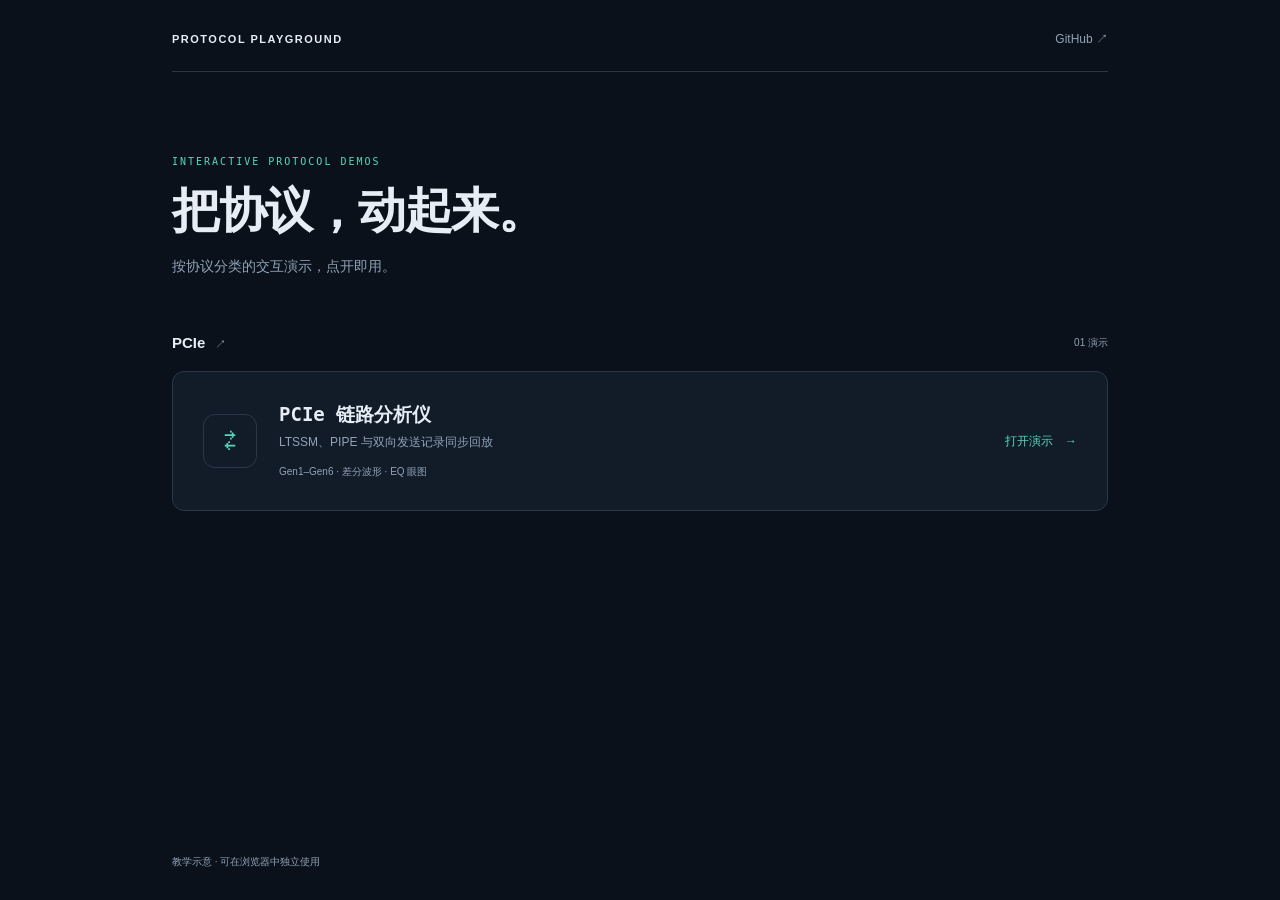
<file: site/index.html>
<!doctype html>
<html lang="zh-CN">
<head>
  <meta charset="utf-8">
  <meta name="viewport" content="width=device-width, initial-scale=1">
  <meta name="description" content="按协议分类的交互演示，直接在浏览器中体验。">
  <title>Protocol Playground</title>
  <link rel="stylesheet" href="./assets/site.css">
  <link rel="icon" href="data:image/svg+xml,%3Csvg xmlns='http://www.w3.org/2000/svg' viewBox='0 0 32 32'%3E%3Crect width='32' height='32' rx='7' fill='%230b111a'/%3E%3Cpath d='M5 9h8v14h6V9h8' fill='none' stroke='%2358d6bd' stroke-width='2'/%3E%3C/svg%3E">
</head>
<body>
  <main>
    <header>
      <a class="brand" href="./">PROTOCOL PLAYGROUND</a>
      <a class="repo" href="https://github.com/TechYan/protocol_playground">GitHub ↗</a>
    </header>
    <section class="intro">
      <p class="eyebrow">INTERACTIVE PROTOCOL DEMOS</p>
      <h1>把协议，动起来。</h1>
      <p class="description">按协议分类的交互演示，点开即用。</p>
    </section>
    <section aria-labelledby="pcie-heading">
      <div class="section-title"><h2 id="pcie-heading"><a href="./pcie/">PCIe <span>↗</span></a></h2><span class="count">01 演示</span></div>
      <a class="demo" href="./pcie/ltssm/">
        <span class="demo-icon" aria-hidden="true">⇄</span>
        <span class="demo-copy"><strong>PCIe 链路分析仪</strong><span>LTSSM、PIPE 与双向发送记录同步回放</span><span class="tags">Gen1–Gen6 · 差分波形 · EQ 眼图</span></span>
        <span class="open">打开演示 <span aria-hidden="true">→</span></span>
      </a>
    </section>
    <footer>教学示意 · 可在浏览器中独立使用</footer>
  </main>
</body>
</html>
</file>
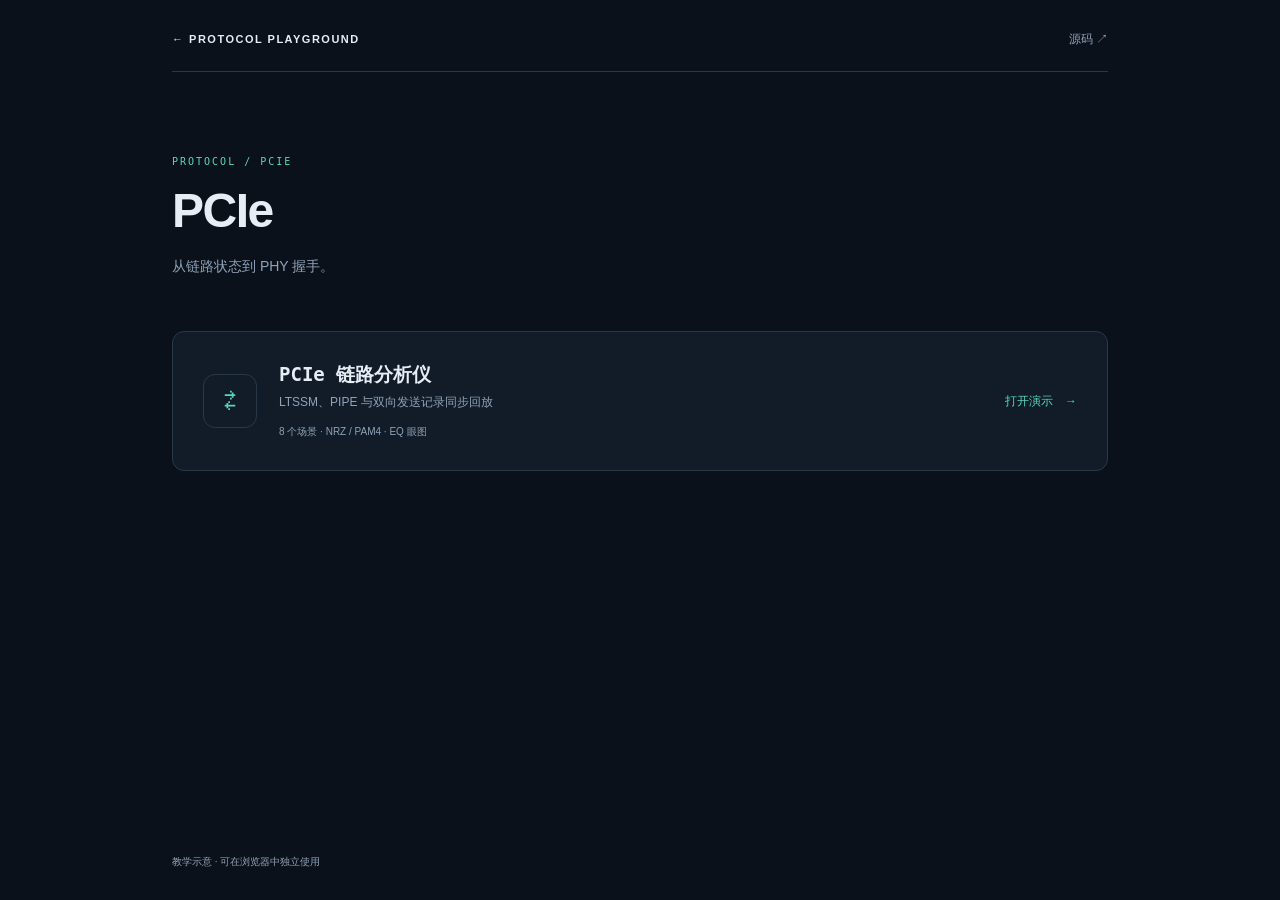
<file: site/pcie/index.html>
<!doctype html>
<html lang="zh-CN">
<head>
  <meta charset="utf-8">
  <meta name="viewport" content="width=device-width, initial-scale=1">
  <meta name="description" content="PCIe 协议交互演示。">
  <title>PCIe · Protocol Playground</title>
  <link rel="stylesheet" href="../assets/site.css">
  <link rel="icon" href="data:image/svg+xml,%3Csvg xmlns='http://www.w3.org/2000/svg' viewBox='0 0 32 32'%3E%3Crect width='32' height='32' rx='7' fill='%230b111a'/%3E%3Cpath d='M5 9h8v14h6V9h8' fill='none' stroke='%2358d6bd' stroke-width='2'/%3E%3C/svg%3E">
</head>
<body>
  <main>
    <header><a class="brand" href="../">← PROTOCOL PLAYGROUND</a><a class="repo" href="https://github.com/TechYan/protocol_playground/tree/main/site/pcie">源码 ↗</a></header>
    <section class="intro">
      <p class="eyebrow">PROTOCOL / PCIE</p>
      <h1>PCIe</h1>
      <p class="description">从链路状态到 PHY 握手。</p>
    </section>
    <section aria-label="PCIe 演示">
      <a class="demo" href="./ltssm/">
        <span class="demo-icon" aria-hidden="true">⇄</span>
        <span class="demo-copy"><strong>PCIe 链路分析仪</strong><span>LTSSM、PIPE 与双向发送记录同步回放</span><span class="tags">8 个场景 · NRZ / PAM4 · EQ 眼图</span></span>
        <span class="open">打开演示 <span aria-hidden="true">→</span></span>
      </a>
    </section>
    <footer>教学示意 · 可在浏览器中独立使用</footer>
  </main>
</body>
</html>
</file>
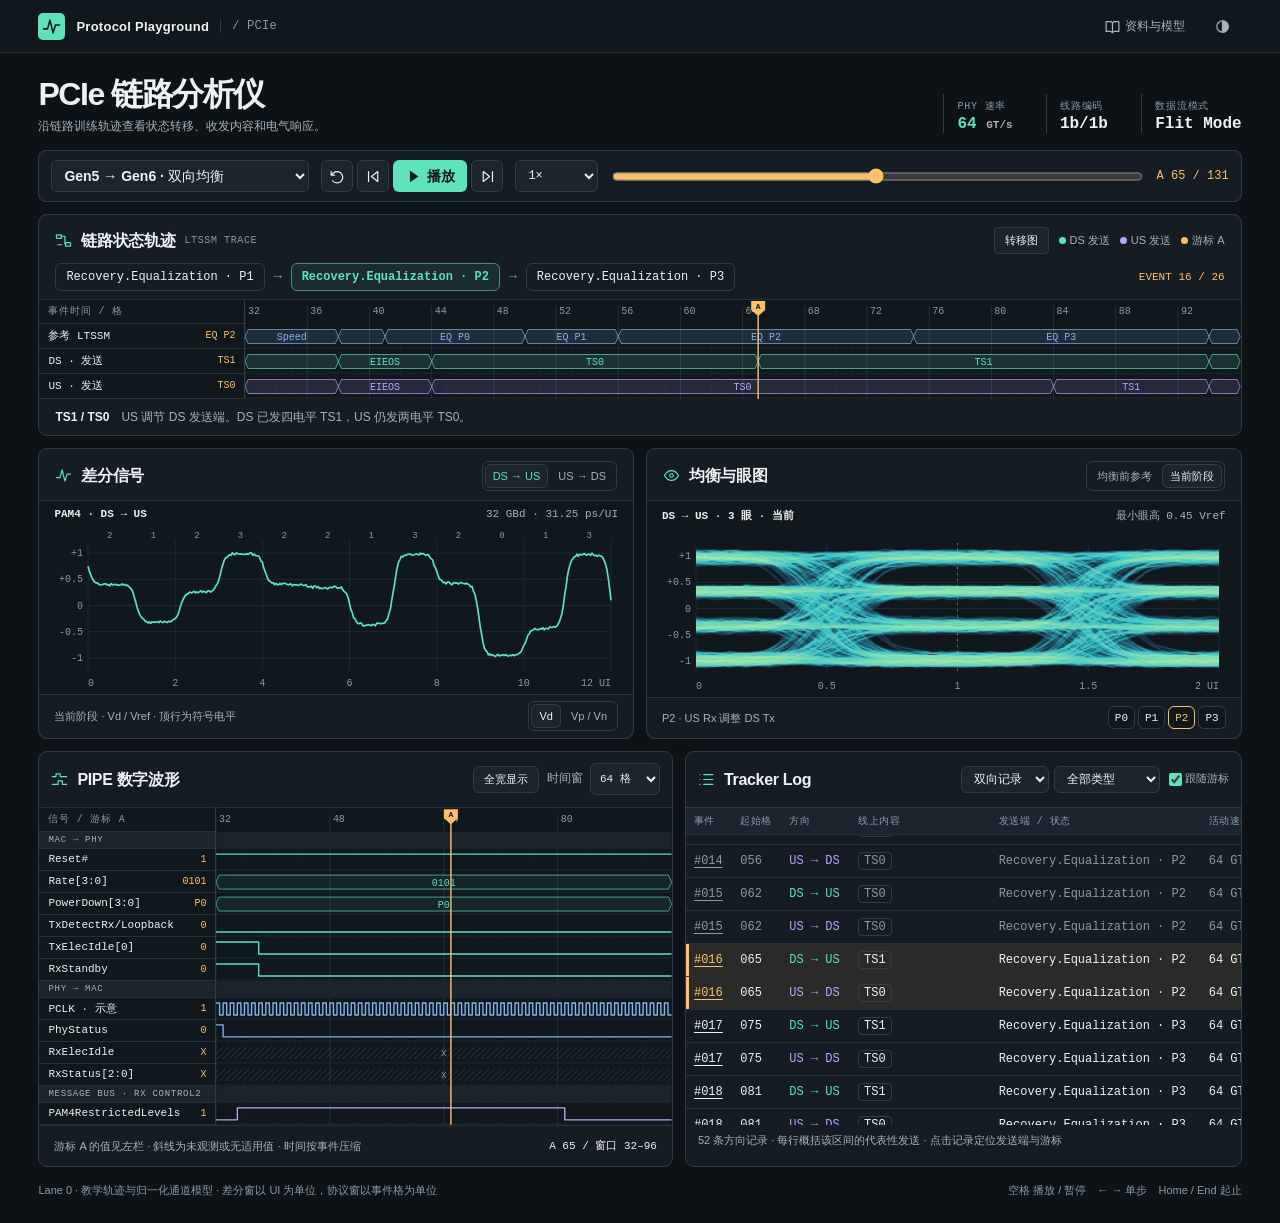
<file: site/pcie/ltssm/index.html>
<!doctype html>
<html lang="zh-CN" data-theme="dark">
  <head>
    <meta charset="utf-8" />
    <meta name="viewport" content="width=device-width,initial-scale=1" />
    <meta
      name="description"
      content="沿同一游标检查 PCIe 链路训练、PIPE 握手、差分波形、眼图及双向发送记录。"
    />
    <meta name="color-scheme" content="dark light" />
    <title>PCIe 链路分析仪 · Protocol Playground</title>
    <link
      rel="icon"
      href="data:image/svg+xml,%3Csvg xmlns='http://www.w3.org/2000/svg' viewBox='0 0 32 32'%3E%3Crect width='32' height='32' rx='7' fill='%23112427'/%3E%3Cpath d='M4 20h6l4-13 5 18 3-10h6' fill='none' stroke='%2364e7c5' stroke-width='2'/%3E%3C/svg%3E"
    />
    <style>
      :root {
        color-scheme: dark;
        --bg: #0d1217;
        --panel: #151c23;
        --well: #10171d;
        --raised: #1c252e;
        --line: #303d47;
        --soft: #26323b;
        --grid: #25333c;
        --txt: #edf2f4;
        --mute: #a4b3bc;
        --dim: #899ba7;
        --ds: #5de2bc;
        --us: #b9a5ff;
        --cursor: #ffbf69;
        --blue: #83b6f1;
        --eye1: #3675ad;
        --eye2: #32c6d4;
        --eye3: #a7f2b1;
        --eye4: #ffe29a;
        --mono: 'SFMono-Regular', Consolas, 'Liberation Mono', Menlo, monospace;
        --sans: Inter, -apple-system, BlinkMacSystemFont, 'PingFang SC', 'Microsoft YaHei', sans-serif;
      }
      :root[data-theme='light'] {
        color-scheme: light;
        --bg: #eff3f4;
        --panel: #fff;
        --well: #f6f9fa;
        --raised: #eaf0f2;
        --line: #bdcbcf;
        --soft: #d5dfe1;
        --grid: #d3dfe2;
        --txt: #14282c;
        --mute: #425c65;
        --dim: #516971;
        --ds: #007458;
        --us: #6950aa;
        --cursor: #a35706;
        --blue: #2b659c;
        --eye1: #a9cfdd;
        --eye2: #309eaa;
        --eye3: #147b68;
        --eye4: #134c47;
      }
      * {
        box-sizing: border-box;
      }
      body {
        margin: 0;
        background: var(--bg);
        color: var(--txt);
        font: 14px/1.5 var(--sans);
        -webkit-font-smoothing: antialiased;
      }
      button,
      select,
      input {
        font: inherit;
      }
      button,
      select {
        background: var(--raised);
        border: 1px solid var(--line);
        color: var(--txt);
        border-radius: 6px;
        min-height: 32px;
        cursor: pointer;
      }
      button {
        padding: 4px 10px;
      }
      button:hover,
      select:hover {
        border-color: var(--dim);
      }
      button:disabled {
        opacity: 0.42;
        cursor: default;
      }
      button:focus-visible,
      select:focus-visible,
      input:focus-visible,
      a:focus-visible,
      summary:focus-visible,
      [tabindex]:focus-visible {
        outline: 2px solid var(--cursor);
        outline-offset: 2px;
      }
      a {
        color: var(--ds);
        text-underline-offset: 3px;
      }
      svg {
        text-rendering: optimizeLegibility;
      }
      button svg,
      .brand svg,
      .toolicon {
        height: 17px;
        width: 17px;
        fill: none;
        stroke: currentColor;
        stroke-width: 1.7;
        stroke-linecap: round;
        stroke-linejoin: round;
        vertical-align: middle;
      }
      .symbols {
        display: none;
      }
      .wrap {
        max-width: 1520px;
        margin: auto;
        padding: 0 clamp(12px, 3vw, 48px);
      }
      .mast {
        border-bottom: 1px solid var(--soft);
        background: var(--well);
      }
      .mast .wrap,
      .brand,
      .tools,
      .row,
      .keys,
      .readouts,
      .switch,
      .logfilters {
        display: flex;
        align-items: center;
      }
      .mast .wrap {
        height: 52px;
        justify-content: space-between;
      }
      .brand {
        gap: 11px;
        font: 600 13px var(--sans);
        color: var(--txt);
        text-decoration: none;
        letter-spacing: 0.02em;
      }
      .brand svg {
        background: var(--ds);
        color: var(--well);
        padding: 4px;
        border-radius: 5px;
        width: 27px;
        height: 27px;
        stroke-width: 2;
      }
      .crumb {
        font: 12px var(--mono);
        color: var(--dim);
        border-left: 1px solid var(--line);
        padding-left: 11px;
      }
      .tools {
        gap: 7px;
      }
      .tools button {
        background: transparent;
        border-color: transparent;
        color: var(--mute);
        font-size: 12px;
      }
      .tools button:hover {
        background: var(--raised);
      }
      .top {
        display: flex;
        align-items: end;
        justify-content: space-between;
        gap: 18px;
        padding: 23px 0 15px;
      }
      .top h1 {
        font-size: clamp(25px, 2.5vw, 38px);
        letter-spacing: -0.045em;
        line-height: 1.14;
        margin: 0;
      }
      .top p,
      .sectionhead p,
      .footnote {
        margin: 5px 0 0;
        color: var(--mute);
        font-size: 12px;
      }
      .readouts {
        gap: clamp(16px, 2.6vw, 46px);
        padding-bottom: 2px;
      }
      .readouts div {
        border-left: 1px solid var(--line);
        padding-left: 13px;
      }
      .readouts small,
      .caps,
      .signal-dir {
        color: var(--dim);
        text-transform: uppercase;
        font: 10px/1.6 var(--mono);
        letter-spacing: 0.08em;
      }
      .readouts b {
        display: block;
        white-space: nowrap;
        font: 600 16px var(--mono);
      }
      .readouts b span {
        font-size: 11px;
        color: var(--mute);
      }
      .accent {
        color: var(--ds);
      }
      .controls {
        border: 1px solid var(--line);
        background: var(--panel);
        border-radius: 8px;
        padding: 9px 12px;
        display: flex;
        gap: 12px;
        align-items: center;
        min-width: 0;
      }
      .controls .scene {
        min-width: 175px;
        max-width: 330px;
        font-weight: 550;
      }
      .controls select,
      .logfilters select {
        padding: 3px 24px 3px 8px;
      }
      .playkeys {
        gap: 4px;
        display: flex;
      }
      .iconbtn {
        display: inline-grid;
        place-items: center;
        min-width: 32px;
        padding: 4px;
      }
      .play {
        background: var(--ds);
        color: var(--well);
        min-width: 74px;
        display: inline-flex;
        gap: 5px;
        align-items: center;
        justify-content: center;
        font-weight: 700;
        border: 0;
      }
      .speed {
        font: 12px var(--mono);
      }
      #scrub {
        accent-color: var(--cursor);
        min-width: 55px;
        flex: 1;
        height: 19px;
        cursor: pointer;
      }
      .counter {
        font: 12px var(--mono);
        white-space: nowrap;
        color: var(--cursor);
      }
      .panel {
        border: 1px solid var(--line);
        background: var(--panel);
        border-radius: 9px;
        min-width: 0;
        overflow: hidden;
      }
      .stack {
        display: grid;
        gap: 12px;
        margin-top: 12px;
      }
      .sectionhead {
        display: flex;
        align-items: center;
        justify-content: space-between;
        gap: 10px;
        padding: 12px 16px 9px;
      }
      .sectionhead h2 {
        font-size: 16px;
        line-height: 1.35;
        letter-spacing: -0.02em;
        margin: 0;
      }
      .headgroup {
        display: flex;
        align-items: center;
        gap: 9px;
        min-width: 0;
      }
      .headgroup > .toolicon {
        color: var(--ds);
        flex: none;
      }
      .headgroup small {
        font: 10px var(--mono);
        color: var(--dim);
        letter-spacing: 0.06em;
      }
      .sectionhead p {
        font-size: 11px;
        margin: 2px 0 0;
      }
      .switch {
        gap: 2px;
        border: 1px solid var(--line);
        padding: 2px;
        border-radius: 6px;
      }
      .switch button {
        padding: 2px 8px;
        min-height: 24px;
        white-space: nowrap;
        border: 0;
        background: transparent;
        color: var(--mute);
        font-size: 11px;
      }
      .switch button[aria-pressed='true'] {
        color: var(--txt);
        background: var(--raised);
        box-shadow: inset 0 0 0 1px var(--line);
      }
      .switch button[data-dir='down'][aria-pressed='true'] {
        color: var(--ds);
      }
      .switch button[data-dir='up'][aria-pressed='true'] {
        color: var(--us);
      }
      .row,
      .keys,
      .logfilters {
        gap: 8px;
        flex-wrap: wrap;
      }
      .keys {
        font-size: 11px;
        color: var(--mute);
        gap: 10px;
      }
      .dot {
        display: inline-block;
        width: 7px;
        height: 7px;
        border-radius: 50%;
        background: var(--ds);
        margin-right: 4px;
      }
      .dot.us {
        background: var(--us);
      }
      .dot.amber {
        background: var(--cursor);
      }
      .statebar {
        display: grid;
        grid-template-columns: minmax(0, 1fr) auto;
        margin: 0 16px 8px;
        gap: 14px;
        align-items: center;
      }
      .flow {
        display: flex;
        align-items: center;
        flex-wrap: wrap;
        gap: 6px;
        min-width: 0;
      }
      .flow button {
        font: 12px var(--mono);
        background: transparent;
        min-height: 28px;
      }
      .flow .now {
        color: var(--ds);
        border-color: color-mix(in srgb, var(--ds) 47%, var(--line));
        background: color-mix(in srgb, var(--ds) 8%, var(--panel));
        font-weight: 700;
      }
      .flow .edge {
        color: var(--dim);
      }
      .eventno {
        color: var(--cursor);
        font: 11px var(--mono);
      }
      .traceviewport,
      .waveviewport {
        overflow: auto;
        overscroll-behavior-x: contain;
        background: var(--well);
        scrollbar-width: thin;
      }
      .chartwrap {
        display: grid;
        grid-template-columns: 156px 1fr;
        min-width: 675px;
        border-top: 1px solid var(--soft);
      }
      .chartwrap svg {
        width: 100%;
        height: auto;
        display: block;
      }
      .labels {
        position: sticky;
        left: 0;
        background: var(--well);
        z-index: 1;
        border-right: 1px solid var(--line);
        box-shadow: 3px 0 8px #0001;
      }
      .chart {
        width: 100%;
        min-width: 0;
        display: block;
      }
      .chart text,
      .labels {
        font-family: var(--mono);
      }
      .chartwrap text {
        pointer-events: none;
      }
      .chart {
        cursor: crosshair;
      }
      .caprow,
      .lanerow,
      .grouprow {
        padding: 0 9px;
        display: flex;
        align-items: center;
        justify-content: space-between;
        font: 11px var(--mono);
        border-bottom: 1px solid var(--soft);
        white-space: nowrap;
        gap: 4px;
      }
      .caprow {
        color: var(--dim);
        font-size: 10px;
        letter-spacing: 0.08em;
      }
      .grouprow {
        font-size: 9px;
        letter-spacing: 0.08em;
        color: var(--mute);
        background: var(--raised);
      }
      .lanerow .val {
        color: var(--cursor);
        font-size: 10px;
      }
      .statebottom {
        display: flex;
        gap: 12px;
        align-items: baseline;
        flex-wrap: wrap;
        padding: 9px 16px;
        font-size: 12px;
      }
      .statebottom b {
        font-weight: 600;
      }
      .statebottom span {
        color: var(--mute);
      }
      .subtle {
        color: var(--mute);
      }
      .physgrid {
        display: grid;
        grid-template-columns: 1fr 1fr;
        gap: 12px;
      }
      .scopehead {
        border-top: 1px solid var(--soft);
        display: flex;
        gap: 10px;
        align-items: center;
        justify-content: space-between;
        padding: 7px 15px;
        background: var(--well);
        font: 11px var(--mono);
        color: var(--mute);
      }
      .scopehead strong {
        color: var(--txt);
        font-size: 11px;
      }
      .canvasbox {
        background: var(--well);
        padding: 0 10px;
        position: relative;
      }
      .canvasbox canvas {
        display: block;
        width: 100%;
        height: 167px;
      }
      .graphfoot {
        display: flex;
        align-items: center;
        justify-content: space-between;
        gap: 10px;
        flex-wrap: wrap;
        border-top: 1px solid var(--soft);
        min-height: 41px;
        padding: 6px 15px;
        font-size: 11px;
        color: var(--mute);
      }
      .pills {
        display: inline-flex;
        gap: 3px;
      }
      .pills button {
        font: 11px var(--mono);
        padding: 2px 6px;
        min-height: 23px;
        background: var(--well);
      }
      .pills button[aria-current='true'] {
        border-color: var(--cursor);
        color: var(--cursor);
      }
      .num {
        font: 11px var(--mono);
        color: var(--txt);
      }
      .zoomsel,
      .logfilters {
        font-size: 12px;
        color: var(--mute);
      }
      .zoomsel select {
        font: 11px var(--mono);
        padding: 2px 5px;
        margin-left: 4px;
      }
      .waveviewport .chartwrap {
        grid-template-columns: 206px 1fr;
      }
      .logwrap {
        max-height: 355px;
        overflow: auto;
        border-top: 1px solid var(--line);
        scrollbar-width: thin;
      }
      .log {
        min-width: 835px;
        width: 100%;
        border-collapse: separate;
        border-spacing: 0;
        font: 12px var(--mono);
      }
      .log th,
      .log td {
        padding: 7px 11px;
        text-align: left;
        border-bottom: 1px solid var(--soft);
      }
      .log th {
        font: 10px var(--mono);
        color: var(--dim);
        letter-spacing: 0.05em;
        position: sticky;
        top: 0;
        z-index: 1;
        background: var(--raised);
      }
      .log tr {
        cursor: pointer;
      }
      .log tr:hover td {
        background: var(--raised);
      }
      .log tr.active td {
        background: color-mix(in srgb, var(--cursor) 9%, var(--panel));
      }
      .log tr.active td:first-child {
        box-shadow: inset 3px 0 var(--cursor);
        color: var(--cursor);
      }
      .log .past {
        color: var(--dim);
      }
      .log td:last-child {
        font: 12px var(--sans);
        color: var(--mute);
      }
      .log .kind {
        border: 1px solid var(--line);
        border-radius: 4px;
        padding: 1px 5px;
        white-space: nowrap;
      }
      .ds-text {
        color: var(--ds);
      }
      .us-text {
        color: var(--us);
      }
      .log button {
        font: inherit;
        border: 0;
        background: transparent;
        padding: 0;
        min-height: 20px;
        color: inherit;
        text-decoration: underline;
        text-underline-offset: 3px;
      }
      .loginfo {
        min-height: 31px;
        padding: 6px 16px;
        font-size: 11px;
        color: var(--mute);
      }
      .footer {
        display: flex;
        justify-content: space-between;
        gap: 12px;
        flex-wrap: wrap;
        padding: 15px 0 25px;
        color: var(--dim);
        font-size: 11px;
      }
      .sources {
        background: var(--panel);
        color: var(--txt);
        border: 1px solid var(--line);
        border-radius: 10px;
        max-width: min(700px, 92vw);
        max-height: 83vh;
        padding: 22px;
      }
      .sources::backdrop {
        background: #05080dc9;
      }
      .sources h2 {
        margin: 0 0 12px;
      }
      .sources p,
      .sources li {
        line-height: 1.7;
      }
      .sources li {
        margin-bottom: 6px;
      }
      .sources button {
        float: right;
      }
      .sr {
        position: absolute;
        width: 1px;
        height: 1px;
        padding: 0;
        margin: -1px;
        overflow: hidden;
        clip: rect(0, 0, 0, 0);
        white-space: nowrap;
        border: 0;
      }
      [hidden] {
        display: none !important;
      }
      .nohits {
        padding: 18px;
        font-size: 13px;
        color: var(--mute);
      }
      .check {
        font-size: 11px;
        color: var(--mute);
        white-space: nowrap;
      }
      .check input {
        accent-color: var(--ds);
        vertical-align: middle;
      }
      @media (min-width: 1600px) {
        .canvasbox canvas {
          height: 193px;
        }
      }
      @media (max-width: 900px) {
        .readouts {
          gap: 12px;
        }
        .readouts div {
          padding-left: 8px;
        }
        .readouts b {
          font-size: 14px;
        }
        .controls {
          gap: 7px;
        }
        .sectionhead {
          padding: 10px;
        }
        .physgrid {
          gap: 9px;
        }
        .sectionhead .headgroup small {
          display: none;
        }
        .chartwrap {
          grid-template-columns: 125px 1fr;
        }
        .headgroup {
          gap: 5px;
        }
        .tools button {
          padding: 4px 6px;
        }
        .switch button {
          padding: 2px 6px;
        }
      }
      @media (max-width: 720px) {
        .mast .wrap {
          height: 44px;
        }
        .brand {
          gap: 7px;
        }
        .crumb {
          font-size: 10px;
          padding-left: 6px;
        }
        .top {
          display: block;
          padding: 16px 0 11px;
        }
        .readouts {
          margin-top: 10px;
          gap: 16px;
        }
        .readouts div:first-child {
          border: 0;
          padding: 0;
        }
        .controls {
          flex-wrap: wrap;
          padding: 7px;
        }
        .controls .scene {
          max-width: 100%;
          flex: 1;
        }
        .playkeys {
          margin-left: auto;
        }
        .controls .speed {
          min-height: 29px;
        }
        #scrub {
          flex-basis: 65%;
        }
        .counter {
          font-size: 11px;
        }
        .physgrid {
          grid-template-columns: 1fr;
        }
        .statebar {
          margin: 0 10px 6px;
        }
        .flow button {
          font-size: 10px;
        }
        .statebar .eventno {
          display: none;
        }
        .sectionhead {
          flex-wrap: wrap;
        }
        .statebottom,
        .graphfoot {
          padding: 7px 10px;
        }
        .scopehead {
          padding: 6px 10px;
        }
        .stack {
          gap: 9px;
        }
        .canvasbox canvas {
          height: 155px;
        }
        .tools span {
          display: none;
        }
        .readouts small {
          font-size: 9px;
        }
        .switch button {
          min-height: 26px;
        }
        .logfilters {
          gap: 5px;
        }
        .logfilters select {
          max-width: 118px;
        }
        .footer {
          padding-bottom: 18px;
        }
        .keys {
          gap: 6px;
        }
        .waveviewport .chartwrap {
          grid-template-columns: 157px 1fr;
        }
      }
      .traceviewport .chartwrap {
        grid-template-columns: 206px 1fr;
      }
      #graphToggle {
        font-size: 11px;
        min-height: 24px;
        border-radius: 4px;
      }
      #graphPanel {
        border-top: 1px solid var(--soft);
        padding: 9px 16px 14px;
        background: var(--well);
      }
      .graphselect {
        display: flex;
        align-items: center;
        justify-content: space-between;
        gap: 8px;
        font-size: 11px;
        color: var(--mute);
      }
      .graphselect select {
        font: 11px var(--mono);
        min-height: 25px;
        max-width: 220px;
      }
      .neighbors {
        display: flex;
        align-items: center;
        justify-content: center;
        gap: clamp(4px, 2vw, 28px);
        padding-top: 8px;
        font: 12px var(--mono);
      }
      .neighbors > div {
        flex: 1;
        text-align: center;
        max-width: 270px;
      }
      .neighbors small {
        display: block;
        color: var(--dim);
        margin-bottom: 5px;
      }
      .neighbors button {
        display: block;
        margin: 3px auto;
        min-height: 24px;
        font-size: 11px;
      }
      .neighbors > b {
        border: 1px solid var(--ds);
        border-radius: 4px;
        padding: 7px 12px;
        color: var(--ds);
      }
      .neighbors > span {
        color: var(--cursor);
      }
      .lanerow > span:first-child {
        overflow: hidden;
        text-overflow: ellipsis;
      }
      .lanerow .val {
        max-width: 43%;
        overflow: hidden;
        text-overflow: ellipsis;
      }
      .waveviewport .lanerow .val {
        max-width: 30%;
      }
      @media (max-width: 720px) {
        .traceviewport .chartwrap {
          grid-template-columns: 157px 1fr;
        }
        .neighbors {
          gap: 3px;
          font-size: 9px;
        }
        .neighbors button {
          font-size: 9px;
          padding: 2px;
        }
        .neighbors > b {
          padding: 3px;
        }
        .graphselect span {
          display: none;
        }
      }
      .log th,
      .log td:not(:last-child) {
        white-space: nowrap;
      }
      .lanerow .val {
        flex-shrink: 0;
      }
      @media (max-width: 720px) {
        .flow button {
          font-size: 0;
        }
        .flow button::after {
          content: attr(data-short);
          font-size: 11px;
        }
        .log td,
        .log th {
          padding: 6px;
        }
        .log td:nth-child(4) {
          max-width: 207px;
        }
        .logwrap {
          max-height: 310px;
        }
      }
      .instrumentGrid {
        display: grid;
        gap: 12px;
        grid-template-columns: minmax(0, 1fr);
      }
      .dockbtn {
        display: none;
        font-size: 11px;
        min-height: 25px;
      }
      @media (min-width: 1200px) {
        .dockbtn {
          display: inline-block;
        }
        .instrumentGrid:not(.full) {
          grid-template-columns: minmax(0, 1.14fr) minmax(0, 1fr);
        }
        .instrumentGrid:not(.full) .chartwrap {
          min-width: 0;
          grid-template-columns: 177px 1fr;
        }
        .instrumentGrid:not(.full) .sectionhead {
          min-height: 55px;
          flex-wrap: wrap;
          align-content: center;
          gap: 4px 8px;
          padding: 8px 12px;
        }
        .instrumentGrid:not(.full) .sectionhead small {
          display: none;
        }
        .instrumentGrid:not(.full) .logfilters {
          gap: 5px;
        }
        .instrumentGrid:not(.full) .logfilters select {
          padding-right: 5px;
          min-height: 27px;
        }
        .instrumentGrid:not(.full) .log th,
        .instrumentGrid:not(.full) .log td {
          padding: 6px 8px;
        }
        .instrumentGrid:not(.full) .logwrap {
          height: 318px;
        }
        .instrumentGrid:not(.full) .loginfo {
          padding: 7px 12px;
        }
      }
    </style>
  </head>
  <body>
    <svg class="symbols" aria-hidden="true">
      <defs>
        <symbol id="i-wave" viewBox="0 0 24 24"><path d="M2 15h5l3-11 4 16 3-10h5" /></symbol>
        <symbol id="i-book" viewBox="0 0 24 24"><path d="M3 5h7l2 2 2-2h7v14h-7l-2 2-2-2H3zM12 7v13" /></symbol>
        <symbol id="i-theme" viewBox="0 0 24 24">
          <circle cx="12" cy="12" r="8" />
          <path d="M12 4a8 8 0 0 1 0 16z" fill="currentColor" />
        </symbol>
        <symbol id="i-prev" viewBox="0 0 24 24"><path d="M5 5v14m13-14-9 7 9 7z" /></symbol>
        <symbol id="i-next" viewBox="0 0 24 24"><path d="M19 5v14M6 5l9 7-9 7z" /></symbol>
        <symbol id="i-reset" viewBox="0 0 24 24"><path d="M3 5v5h5M4 10a8 8 0 1 1 1 8" /></symbol>
        <symbol id="i-play" viewBox="0 0 24 24">
          <path d="m7 4 12 8-12 8z" fill="currentColor" stroke="none" />
        </symbol>
        <symbol id="i-pause" viewBox="0 0 24 24"><path d="M8 5v14m8-14v14" stroke-width="4" /></symbol>
        <symbol id="i-state" viewBox="0 0 24 24">
          <rect x="2" y="4" width="7" height="5" rx="1" />
          <rect x="15" y="15" width="7" height="5" rx="1" />
          <path d="M9 6h5v11h1M4 18h5" />
        </symbol>
        <symbol id="i-eye" viewBox="0 0 24 24">
          <path d="M2 12s4-7 10-7 10 7 10 7-4 7-10 7S2 12 2 12z" />
          <circle cx="12" cy="12" r="2.5" />
        </symbol>
        <symbol id="i-dig" viewBox="0 0 24 24"><path d="M2 8h5V4h6v4h9M2 19h8v-5h6v5h6" /></symbol>
        <symbol id="i-log" viewBox="0 0 24 24">
          <path d="M8 5h13M8 12h13M8 19h13M3 5h.1M3 12h.1M3 19h.1" />
        </symbol>
      </defs>
    </svg>
    <header class="mast">
      <div class="wrap">
        <a class="brand" href="https://techyan.github.io/protocol_playground/"
          ><svg aria-hidden="true"><use href="#i-wave" /></svg>Protocol Playground
          <span class="crumb">/ PCIe</span></a
        >
        <div class="tools">
          <button id="about" aria-label="资料与模型边界">
            <svg><use href="#i-book" /></svg> <span>资料与模型</span></button
          ><button id="theme" aria-label="切换明暗主题">
            <svg><use href="#i-theme" /></svg>
          </button>
        </div>
      </div>
    </header>
    <main class="wrap">
      <div class="top">
        <div>
          <h1>PCIe 链路分析仪</h1>
          <p>沿链路训练轨迹查看状态转移、收发内容和电气响应。</p>
        </div>
        <div class="readouts">
          <div><small>PHY 速率</small><b id="speedValue" class="accent"></b></div>
          <div><small>线路编码</small><b id="codingValue"></b></div>
          <div><small>数据流模式</small><b id="modeValue"></b></div>
        </div>
      </div>
      <div class="controls" aria-label="播放控制">
        <select id="scene" class="scene" aria-label="训练场景"></select>
        <div class="playkeys">
          <button id="reset" class="iconbtn" title="回到起点 (Home)" aria-label="回到起点">
            <svg><use href="#i-reset" /></svg></button
          ><button id="prev" class="iconbtn" title="上一事件 (←)" aria-label="上一事件">
            <svg><use href="#i-prev" /></svg></button
          ><button id="play" class="play">
            <svg><use id="playIcon" href="#i-play" /></svg><span id="playLabel">播放</span></button
          ><button id="next" class="iconbtn" title="下一事件 (→)" aria-label="下一事件">
            <svg><use href="#i-next" /></svg>
          </button>
        </div>
        <select id="speed" class="speed" aria-label="播放速度">
          <option value=".5">0.5×</option>
          <option selected value="1">1×</option>
          <option value="2">2×</option>
          <option value="4">4×</option></select
        ><input
          id="scrub"
          type="range"
          step=".125"
          min="0"
          max="100"
          value="0"
          aria-label="全场景游标"
        /><output id="counter" class="counter"></output>
      </div>
      <div class="stack">
        <section class="panel">
          <div class="sectionhead">
            <div class="headgroup">
              <svg class="toolicon"><use href="#i-state" /></svg>
              <h2>链路状态轨迹</h2>
              <small>LTSSM TRACE</small>
            </div>
            <div class="keys">
              <button id="graphToggle" aria-expanded="false" aria-controls="graphPanel">转移图</button
              ><span><i class="dot"></i>DS 发送</span><span><i class="dot us"></i>US 发送</span
              ><span><i class="dot amber"></i>游标 A</span>
            </div>
          </div>
          <div class="statebar">
            <div class="flow" id="stateFlow" aria-label="前一状态、当前状态及后一状态"></div>
            <span class="eventno" id="eventCount"></span>
          </div>
          <div id="graphPanel" hidden>
            <div class="graphselect">
              <label
                >定位状态
                <select id="graphState"></select></label
              ><span>本场景已记录的直接转移</span>
            </div>
            <div class="neighbors">
              <div>
                <small>进入自</small>
                <div id="graphIn"></div>
              </div>
              <span>→</span><b id="graphCurrent"></b><span>→</span>
              <div>
                <small>可转至</small>
                <div id="graphOut"></div>
              </div>
            </div>
          </div>
          <div class="traceviewport" id="traceViewport">
            <div class="chartwrap">
              <div class="labels" id="traceLabels"></div>
              <svg
                class="chart"
                id="trace"
                role="img"
                aria-label="参考端 LTSSM 和两端发送内容的可定位时间轴"
              ></svg>
            </div>
          </div>
          <div class="statebottom"><b id="stepTitle"></b><span id="stepBody"></span></div>
        </section>
        <div class="physgrid">
          <section class="panel">
            <div class="sectionhead">
              <div class="headgroup">
                <svg class="toolicon"><use href="#i-wave" /></svg>
                <h2>差分信号</h2>
              </div>
              <div class="switch" aria-label="发送方向">
                <button data-dir="down" aria-pressed="true">DS → US</button
                ><button data-dir="up" aria-pressed="false">US → DS</button>
              </div>
            </div>
            <div class="scopehead"><strong id="scopeMode"></strong><span id="scopeScale"></span></div>
            <div class="canvasbox">
              <canvas id="scope" role="img" aria-label="差分电压与互补导线波形"></canvas>
            </div>
            <div class="graphfoot">
              <span id="scopeLegend"></span>
              <div class="switch" aria-label="差分显示">
                <button id="diff" aria-pressed="true">Vd</button
                ><button id="pair" aria-pressed="false">Vp / Vn</button>
              </div>
            </div>
          </section>
          <section class="panel">
            <div class="sectionhead">
              <div class="headgroup">
                <svg class="toolicon"><use href="#i-eye" /></svg>
                <h2>均衡与眼图</h2>
              </div>
              <div class="switch" aria-label="眼图均衡模型">
                <button id="rawEye" aria-pressed="false">均衡前参考</button
                ><button id="eqEye" aria-pressed="true">当前阶段</button>
              </div>
            </div>
            <div class="scopehead"><strong id="eyeMode"></strong><span id="eyeMetric"></span></div>
            <div class="canvasbox">
              <canvas id="eye" role="img" aria-label="通过两单位间隔折叠接收端差分采样得到的眼图"></canvas>
            </div>
            <div class="graphfoot">
              <span id="eqRole"></span>
              <div class="pills" id="phaseNav" aria-label="定位均衡阶段"></div>
            </div>
          </section>
        </div>
        <div class="instrumentGrid" id="dock">
          <section class="panel">
            <div class="sectionhead">
              <div class="headgroup">
                <svg class="toolicon"><use href="#i-dig" /></svg>
                <h2>PIPE 数字波形</h2>
                <small id="pipePort"></small>
              </div>
              <div class="row">
                <button class="dockbtn" id="dockToggle" aria-pressed="false" title="切换波形与日志的排列">
                  全宽显示</button
                ><label class="zoomsel"
                  >时间窗
                  <select id="zoom">
                    <option value="32">32 格</option>
                    <option selected value="64">64 格</option>
                    <option value="128">128 格</option>
                    <option value="all">全场景</option>
                  </select></label
                >
              </div>
            </div>
            <div class="waveviewport" id="waveViewport">
              <div class="chartwrap">
                <div class="labels" id="waveLabels"></div>
                <svg
                  class="chart"
                  id="wave"
                  role="img"
                  aria-label="按控制、状态及消息总线字段分组的数字时序图"
                ></svg>
              </div>
            </div>
            <div class="graphfoot">
              <span>游标 A 的值见左栏 · 斜线为未观测或无适用值 · 时间按事件压缩</span
              ><span id="waveBounds" class="num"></span>
            </div>
          </section>
          <section class="panel" id="tracker">
            <div class="sectionhead">
              <div class="headgroup">
                <svg class="toolicon"><use href="#i-log" /></svg>
                <h2>Tracker Log</h2>
                <small>双向发送记录</small>
              </div>
              <div class="logfilters">
                <select id="logDir" aria-label="日志发送方向">
                  <option value="both">双向记录</option>
                  <option value="down">DS → US</option>
                  <option value="up">US → DS</option></select
                ><select id="logType" aria-label="日志类型">
                  <option value="all">全部类型</option>
                  <option value="os">有序集 OS</option>
                  <option value="flit">Flit</option>
                  <option value="packet">TLP / DLLP</option>
                  <option value="idle">电气空闲</option>
                  <option value="other">其他 / 未观测</option></select
                ><label class="check"><input id="follow" type="checkbox" checked />跟随游标</label>
              </div>
            </div>
            <div class="logwrap" id="logWrap">
              <table class="log">
                <thead>
                  <tr>
                    <th>事件</th>
                    <th>起始格</th>
                    <th>方向</th>
                    <th>线上内容</th>
                    <th>发送端 / 状态</th>
                    <th>活动速率</th>
                    <th>字段 / 含义</th>
                  </tr>
                </thead>
                <tbody id="entries"></tbody>
              </table>
              <div class="nohits" id="empty" hidden>当前场景没有符合筛选条件的记录。</div>
            </div>
            <div id="logInfo" class="loginfo"></div>
          </section>
        </div>
      </div>
      <footer class="footer">
        <span>Lane 0 · 教学轨迹与归一化通道模型 · 差分窗以 UI 为单位，协议窗以事件格为单位</span
        ><span>空格 播放 / 暂停　← → 单步　Home / End 起止</span>
      </footer>
    </main>
    <dialog class="sources" id="sources">
      <button id="closeSources">关闭</button>
      <h2>资料与模型边界</h2>
      <p>
        状态轨迹选取 PCIe 6.0 的典型路径。游标按阶段推进，日志每行代表一个发送方向在该段的代表性内容。DS
        是下行端口，US 是上行端口。Gen6 EQ、Hot Reset 及环回片段以 US 为参考端，单向 L0s 片段跟踪 DS
        发端。日志另列各端口的已知状态。
      </p>
      <ul>
        <li>
          PIPE 7.1 SerDes，PCLK 由 PHY 输出，只展示 Lane 0
          的共同控制、接收端检测和一个可选接收控制字段。TxElecIdle[0]
          代表该组，示例在边界令所有有效组一致、TxDataValid 有效。P2 的异步握手、物理 PCLK
          频率及消息总线逐拍传输均省略。
        </li>
        <li>
          每格是压缩阶段里的代表性采样。速率和检测完成占一个示例 PCLK。接收端检测在 P1 完成时读取 RxStatus，5
          GT/s 及以上使用协议侧逻辑推断进电气空闲。未观测的值用 X 表示。
        </li>
        <li>
          固定种子的符号电平经过有限边沿、码间干扰、抖动和噪声模型。示波窗与眼图使用同一方向的归一化接收样本，“均衡前参考”以同一激励关闭补偿。眼高是中心采样相邻电平
          5% / 95% 分位间距，负间距显示为 0。眼图仅涵盖有代表性激励的活动阶段。
        </li>
        <li>
          线上类型来自场景，训练序列的逐位编码、扰码、精确计数、周期性插入、真实信道、BER
          和合规掩模均超出范围。分段间的缺口表示没有观测。事务接受、背压、排序、多 Lane、Retimer 和 L0p 未建模。
        </li>
      </ul>
      <p>
        <a href="https://github.com/TechYan/protocol_playground/blob/main/docs/pcie-ltssm-audit.md"
          >协议核对记录与复现方法</a
        >
        · <a href="https://pcisig.com/specifications">PCI-SIG 规范目录</a> ·
        <a
          href="https://courses.cs.washington.edu/courses/cse548/26au/readings/PCI%20Express%20Base%20Specification%20Revision%206.0.pdf"
          >Base 6.0 §4.2</a
        >
        ·
        <a href="https://cdrdv2-public.intel.com/643108/643108_PIPE_Arch_Spec_Rev_7_1.pdf"
          >Intel PIPE 7.1 §§6–8</a
        >
        ·
        <a
          href="https://community.cadence.com/cadence_blogs_8/b/fv/posts/demonstrating-pcie-6-0-equalization-procedure"
          >Cadence 双向 EQ</a
        >
      </p>
      <p>
        <a href="https://www.teledynelecroy.com/protocolanalyzer/nvm-express/pci-express-summit-t34"
          >Summit LTSSM 显示</a
        >
        · <a href="https://wavedrom.com/tutorial.html">WaveDrom 数字时序</a> ·
        <a href="https://github.com/capn-freako/PyBERT">PyBERT 串行链路建模</a>
      </p>
    </dialog>
    <noscript>请启用 JavaScript 查看动画。</noscript>
    <script id="pcie-model">
      'use strict';
      const Pcie = (() => {
        const speeds = [0, 2.5, 5, 8, 16, 32, 64];
        const powerNames = ['P0', 'P0s', 'P1', 'P2'];
        const states = {
          reset: 'PHY Reset',
          gap: '观测间隔',
          unobserved: '未观测',
          'detect.quiet': 'Detect.Quiet',
          'detect.active': 'Detect.Active',
          'polling.active': 'Polling.Active',
          'polling.config': 'Polling.Configuration',
          'polling.compliance': 'Polling.Compliance',
          'config.width.start': 'Configuration.Linkwidth.Start',
          'config.width.accept': 'Configuration.Linkwidth.Accept',
          'config.lane.wait': 'Configuration.Lanenum.Wait',
          'config.lane.accept': 'Configuration.Lanenum.Accept',
          'config.complete': 'Configuration.Complete',
          'config.idle': 'Configuration.Idle',
          'r.lock': 'Recovery.RcvrLock',
          'r.config': 'Recovery.RcvrCfg',
          'r.speed': 'Recovery.Speed',
          'r.idle': 'Recovery.Idle',
          'r.eq0': 'Recovery.Equalization · P0',
          'r.eq1': 'Recovery.Equalization · P1',
          'r.eq2': 'Recovery.Equalization · P2',
          'r.eq3': 'Recovery.Equalization · P3',
          l0: 'L0',
          l0s: 'Tx_L0s',
          'l1.entry': 'L1.Entry',
          'l1.idle': 'L1.Idle',
          'l2.idle': 'L2.Idle',
          'l2.wake': 'L2.TransmitWake',
          hotreset: 'Hot Reset',
          disabled: 'Disabled',
          'loop.entry': 'Loopback.Entry',
          'loop.active': 'Loopback.Active',
          'loop.exit': 'Loopback.Exit'
        };
        // Each token describes what a transmitter sends during this representative interval.
        const wire = {
          TS0: ['TS0', 'os', '均衡训练 · 仅外侧电平 0 和 3'],
          TS1: ['TS1', 'os', '训练序列 1'],
          TS2: ['TS2', 'os', '训练序列 2'],
          'EQ TS2': ['EQ TS2', 'os', '携带目标速率 Tx preset'],
          'TS1 HR': ['TS1 · Hot Reset', 'os', 'Training Control.Hot Reset = 1'],
          'TS1 LPBK': ['TS1 · Loopback', 'os', 'Training Control.Loopback = 1'],
          'TS1 DIS': ['TS1 · Disable', 'os', 'Training Control.Disable Link = 1'],
          EIOS: ['EIOS', 'os', '进入电气空闲前的有序集'],
          EIEOS: ['EIEOS', 'os', '辅助检测空闲退出及接收对齐'],
          SDS: ['SDS', 'os', 'Start of Data Stream'],
          SKP: ['Control SKP', 'os', '控制型 Skip Ordered Set'],
          FTS: ['FTS', 'os', 'Fast Training Sequence'],
          IDLE: ['Logical Idle', 'other', '正在传送逻辑空闲'],
          'IDLE FLIT': ['IDLE Flit', 'flit', '在配置或 Recovery 的 Idle 阶段同步数据流'],
          FLIT: ['Payload Flit', 'flit', '示例负载 Flit，未展开 TLP 字节'],
          NOP: ['NOP Flit', 'flit', '无 TLP 负载'],
          DATA: ['Memory Read TLP', 'packet', '示例请求 · 不跟踪 Tag / Completion'],
          ACK: ['Ack DLLP', 'packet', '示例链路层确认'],
          PMREQ: ['PM_Active_State_Request_L1', 'packet', 'ASPM L1 进入请求'],
          PMACK: ['PM_Request_Ack', 'packet', '确认电源管理请求'],
          EIDLE: ['Electrical Idle', 'idle', '无高速发送内容'],
          WAKE: ['Beacon', 'other', '唤醒信令，无数据符号'],
          COMPLIANCE: ['Compliance Pattern', 'other', '合规测试码型'],
          TEST: ['Test Pattern', 'other', '环回发起端测试流'],
          ECHO: ['Looped Data', 'other', '跟随端回送收到的测试流'],
          UNKNOWN: ['未观测', 'other', '此端在该段没有可用记录']
        };

        function event(state, tag, down, up, note, options = {}) {
          return { state, tag, down, up, note, ticks: 6, ...options };
        }
        function both(state, tag, token, note, options) {
          return event(state, tag, token, token, note, options);
        }
        // PCLK as PHY output. Each endpoint is shown at a representative common milestone.
        function rateChange(to, stem, prepareEq = false) {
          const s = 'r.speed';
          const idle = (tag, note, opt) => both(s, tag, 'EIDLE', note, { standby: 1, ticks: 3, ...opt });
          const steps = [
            both(s, 'eios-' + stem, 'EIOS', '发端先发送 EIOS，然后才进入电气空闲。', { ticks: 3 }),
            idle('hold-' + stem, 'P0，各有效组进入 TxElecIdle，接收侧置 RxStandby。'),
            idle('request-' + stem, 'Rate 请求已经改变，活动速率仍为先前值。', { rate: to - 1, ticks: 5 }),
            idle('complete-' + stem, 'PhyStatus 响应换速，一个代表性 PCLK，活动速率在此更新。', {
              generation: to,
              ack: true
            })
          ];
          if (prepareEq)
            steps.push(
              idle(
                'arm-' + stem,
                '双方在释放 RxStandby 前设置 Rx Control2 的可选 PAM4RestrictedLevels 字段。',
                { restricted: [1, 1] }
              )
            );
          steps.push(
            both(
              'r.lock',
              prepareEq ? 'g6-lock-new' : 'exit-' + stem,
              'EIEOS',
              '以新速率退出电气空闲，这里记录 EIEOSQ 及接收端重新对齐。',
              { ticks: 3, restricted: prepareEq ? [1, 1] : [0, 0] }
            )
          );
          return steps;
        }
        function streamIdle(gen, key) {
          const seq = [];
          if (gen >= 3) seq.push(both('r.idle', 'sds-' + key, 'SDS', '以 SDS 开始数据流。', { ticks: 3 }));
          if (gen >= 3)
            seq.push(
              both('r.idle', 'skp-' + key, 'SKP', 'SDS 后发送 Control SKP，再发送 IDLE Flit。', { ticks: 3 })
            );
          seq.push(
            both('r.idle', 'idle-' + key, 'IDLE FLIT', '双方交换 IDLE Flit，达到所需条件后离开 Recovery。')
          );
          return seq;
        }
        const gen6 = [
          both('l0', 'g5-l0', 'FLIT', '链路已在 32 GT/s 完成均衡，并已协商 Flit Mode。'),
          both('r.lock', 'g6-old-sync', 'EIEOS', '32 GT/s 以 EIEOSQ 标出 RcvrLock 的训练入口。', { ticks: 3 }),
          both('r.lock', 'g6-lock-old', 'TS1', '双方在原速率通告换速意图。', { field: 'speed_change = 1' }),
          both('r.config', 'preset-g6', 'EQ TS2', 'DS 为 US 指定 64 GT/s 预置。本例 US 也选择发送 EQ TS2。'),
          ...rateChange(6, 'g6', true),
          both('r.eq0', 'g6-eq-entry', 'EIEOS', '进入均衡时先发送 EIEOSQ，再开始 TS0。', {
            restricted: [1, 1],
            phases: [1, 0],
            ticks: 3
          }),
          both('r.eq0', 'g6-p0', 'TS0', 'US 从 Phase 0 起步，DS 已进入 Phase 1。', {
            restricted: [1, 1],
            phases: [1, 0]
          }),
          both('r.eq1', 'g6-p1', 'TS0', '双方交换初始均衡信息，接收端仍按 TS0 工作。', { restricted: [1, 1] }),
          both('r.eq2', 'g6-p2-start', 'TS0', 'US 接收端开始评估 DS 发送端，两端仍发送 TS0。', {
            restricted: [1, 1]
          }),
          both('r.eq2', 'g6-p2-ask', 'TS0', 'US 请求 DS 改发 TS1，US 本地先清除接收限制。', {
            restricted: [1, 0],
            ticks: 3
          }),
          event(
            'r.eq2',
            'g6-p2-ts1',
            'TS1',
            'TS0',
            'US 调节 DS 发送端。DS 已发四电平 TS1，US 仍发两电平 TS0。',
            { restricted: [1, 0], ticks: 10 }
          ),
          event('r.eq3', 'g6-p3-start', 'TS1', 'TS0', 'DS 接收端评估 US 发送端，US 暂时保持 TS0。', {
            restricted: [1, 0]
          }),
          event('r.eq3', 'g6-p3-ask', 'TS1', 'TS0', 'DS 请求 US 改发 TS1，DS 本地清除接收限制。', { ticks: 3 }),
          both('r.eq3', 'g6-p3-ts1', 'TS1', 'US 也开始发送四电平 TS1，两端在当前设置下继续训练。', {
            ticks: 10
          }),
          both('r.lock', 'g6-eq-sync', 'EIEOS', '离开均衡后在 RcvrLock 的首个 TS1 之前发送 EIEOSQ。', {
            ticks: 3
          }),
          both('r.lock', 'g6-lock-finish', 'TS1', '使用最终设置重新确认接收端锁定。'),
          both('r.config', 'g6-ts2', 'TS2', '确认双方配置及速率，准备进入数据流。'),
          ...streamIdle(6, 'g6'),
          both('l0', 'g6-l0', 'FLIT', '64 GT/s L0，选取已开始承载负载的 Flit。', { ticks: 10 })
        ];
        function lowerRate(to) {
          const key = 'g' + to;
          const rows = [
            ...(to > 2
              ? [
                  both('r.lock', 'old-sync-' + key, 'EIEOS', '进入 RcvrLock 后在原速率发送 EIEOSQ。', {
                    ticks: 3
                  })
                ]
              : []),
            both('r.lock', 'lock-' + key, 'TS1', '在原速率进入 Recovery，协商下一档速率。', {
              field: 'speed_change = 1'
            }),
            both(
              'r.config',
              'config-' + key,
              to >= 3 ? 'EQ TS2' : 'TS2',
              '传递换速信息，需要预置的路径在旧速率发送 EQ TS2。'
            ),
            ...rateChange(to, key),
            both('r.lock', 'new-lock-' + key, 'TS1', '新速率下重新锁定。')
          ];
          if (to >= 3) {
            for (let p = 0; p < 4; p++)
              rows.push(
                both('r.eq' + p, 'eq-' + key + '-p' + p, 'TS1', '8 / 16 / 32 GT/s 的均衡使用 NRZ TS1。', {
                  phases: p === 0 ? [1, 0] : [p, p],
                  ticks: 5
                })
              );
            rows.push(
              both('r.lock', 'eq-sync-' + key, 'EIEOS', '重新进入 RcvrLock，在首个 TS1 前发送 EIEOSQ。', {
                ticks: 3
              })
            );
            rows.push(both('r.lock', 'eq-lock-' + key, 'TS1', '完成均衡后返回 RcvrLock。'));
          }
          rows.push(
            both('r.config', 'finish-config-' + key, 'TS2', '双方确认配置。'),
            ...streamIdle(to, key),
            both('l0', 'l0-' + key, 'NOP', '回到 L0。本场景随后选择继续升速。')
          );
          return rows;
        }
        const quiet = (tag, options = {}) =>
          both('detect.quiet', tag, 'EIDLE', 'Detect.Quiet 等待后续接收端检测。', { power: 2, ...options });
        const reset = (tag) =>
          both('reset', tag, 'EIDLE', '外部 Reset# 有效，PHY 处于复位。', { reset: 0, power: 2, phyHold: 1 });
        const release = (tag) =>
          quiet(tag, { release: true, note: '释放 Reset#，PhyStatus 由高变低表示 PHY 已就绪。' });
        const detectSequence = [
          both(
            'detect.active',
            'detect-request',
            'EIDLE',
            '在 P1 拉高 TxDetectRx/Loopback，等待接收端检测结果。',
            { power: 2, detect: 1 }
          ),
          both(
            'detect.active',
            'detect-complete',
            'EIDLE',
            '在 PhyStatus 有效的示例周期采到 RxStatus = 011。',
            { power: 2, detect: 1, detected: true, ack: true }
          ),
          both('detect.active', 'detect-release', 'EIDLE', '先撤销接收端检测请求，再切换 PHY 电源状态。', {
            power: 2,
            ticks: 2
          }),
          both('polling.active', 'poll-p0', 'EIDLE', '请求从 P1 返回 P0，等待 PHY 确认。', { ticks: 3 }),
          both('polling.active', 'poll-ack', 'EIDLE', 'PhyStatus 脉冲确认进入 P0，接下来可以发送 TS1。', {
            ack: true,
            ticks: 2
          }),
          both('polling.active', 'polling-active', 'TS1', '双方在 2.5 GT/s 建立训练序列识别。'),
          both('polling.config', 'polling-config', 'TS2', '交换 TS2，确认训练后进入 Configuration。')
        ];
        const cold = [
          reset('reset'),
          release('quiet'),
          ...detectSequence,
          both('config.width.start', 'width-start', 'TS1', 'DS 提议链路编号，US 响应。只展示 Lane 0。'),
          both(
            'config.width.accept',
            'width-accept',
            'TS1',
            '双方先前的 TS 已通告 Flit 支持，在 Linkwidth.Accept 选定链路并使能 Flit Mode。',
            { flit: true }
          ),
          both('config.lane.wait', 'lane-wait', 'TS1', '协商 Lane 编号。'),
          event(
            'config.lane.wait',
            'ds-lane-accept',
            'TS1',
            'TS1',
            'DS 已接受双方匹配的 Lane 编号，US 继续等待 DS 确认。',
            { portStates: ['config.lane.accept', 'config.lane.wait'], ticks: 3 }
          ),
          event(
            'config.lane.accept',
            'lane-accept',
            'TS2',
            'TS1',
            'DS 已用 TS2 确认编号，US 据此离开 Wait 并确认 Lane。',
            { portStates: ['config.complete', 'config.lane.accept'] }
          ),
          both(
            'config.complete',
            'config-complete',
            'TS2',
            '两端确认链路与 Lane 编号。此前已在 Linkwidth.Accept 使能 Flit Mode。'
          ),
          both('config.idle', 'config-idle', 'IDLE FLIT', '交换 IDLE Flit，准备首次进入 L0。'),
          both('l0', 'g1-l0', 'NOP', '初始建链完成。示例选择逐档升速。'),
          ...[2, 3, 4, 5].flatMap(lowerRate),
          ...gen6.slice(1)
        ];
        const recovery = [
          both('l0', 'recovery-start', 'FLIT', '64 GT/s 链路已建立，本例由策略发起降速。'),
          both('r.lock', 'fallback-old-sync', 'EIEOS', '64 GT/s 下进入 RcvrLock 的同步序列。', { ticks: 3 }),
          both('r.lock', 'recovery-lock', 'TS1', '在原速率协商回退，保留已知的 Gen5 均衡设置。', {
            field: 'speed_change = 1'
          }),
          both('r.config', 'recovery-config', 'TS2', '在 64 GT/s 确认目标速率，再进入 Recovery.Speed。'),
          ...rateChange(5, 'fallback'),
          both('r.lock', 'fallback-lock', 'TS1', '以已有设置重新锁定 32 GT/s 链路。'),
          both('r.config', 'fallback-config', 'TS2', '确认重新锁定后的配置。'),
          ...streamIdle(5, 'fallback'),
          both('l0', 'fallback-l0', 'FLIT', '32 GT/s L0 继续使用先前协商的 Flit Mode。')
        ];
        const power = [
          event('l0', 'power-start', 'DATA', 'ACK', '已建立的 Non-Flit 链路。下行发端选择进入单向 L0s。'),
          event('l0s', 'l0s-enter', 'EIOS', 'ACK', 'DS 先发送 EIOS，US 仍可回送 DLLP。'),
          event('l0s', 'l0s-idle', 'EIDLE', 'ACK', 'DS 已进入电气空闲，现请求 P0s，US 继续在 P0。', {
            power: [1, 0],
            ticks: 3
          }),
          event('l0s', 'l0s-idle-ack', 'EIDLE', 'ACK', 'DS 收到 P0s 完成响应。', {
            power: [1, 0],
            ack: 'down',
            ticks: 4
          }),
          event('l0s', 'l0s-p0', 'EIDLE', 'ACK', 'DS 请求 P0，保持电气空闲。', { ticks: 3 }),
          event('l0s', 'l0s-ready', 'EIDLE', 'ACK', 'DS 收到 P0 完成响应。', { ack: 'down', ticks: 2 }),
          event('l0s', 'l0s-sync', 'EIEOS', 'ACK', '在 32 GT/s 先发 EIEOSQ。', { ticks: 3 }),
          event('l0s', 'l0s-exit', 'FTS', 'ACK', '发送协商数量的 FTS，帮助接收端重新获得块对齐。'),
          event('l0s', 'l0s-post-sync', 'EIEOS', 'ACK', 'FTS 后再发送一组 EIEOSQ。', { ticks: 3 }),
          event('l0s', 'l0s-sds', 'SDS', 'ACK', '以 SDS 重启 Non-Flit 数据流，此处不加 Control SKP。', {
            ticks: 3
          }),
          event('l0', 'l0s-l0', 'DATA', 'ACK', 'DS 恢复发包。'),
          event('l0', 'l1-handshake', 'IDLE', 'PMREQ', 'US 在 L0 发起 ASPM L1 请求。'),
          event('l0', 'l1-ack', 'PMACK', 'PMREQ', 'DS 返回 PM_Request_Ack。'),
          event('l0', 'l1-us-eios', 'IDLE', 'EIOS', 'US 在 L0 发送 EIOS，然后进入电气空闲。', { ticks: 3 }),
          event('l0', 'l1-ds-eios', 'EIOS', 'EIDLE', 'DS 接收到 EIOS 后发送自己的 EIOS。', { ticks: 3 }),
          both('l1.entry', 'l1-enter', 'EIDLE', '双方已收发 EIOS，L1.Entry 内发端保持电气空闲。'),
          both('l1.idle', 'l1-idle', 'EIDLE', '双方退出高速发送，本例请求 P1。', { power: 2, ticks: 3 }),
          both('l1.idle', 'l1-idle-ack', 'EIDLE', 'PHY 确认完成电源状态转换。', {
            power: 2,
            ack: true,
            ticks: 6
          }),
          both('r.lock', 'l1-p0', 'EIDLE', '请求恢复 P0。'),
          both('r.lock', 'l1-ready', 'EIDLE', 'PHY 完成 P0 转移。', { ack: true, ticks: 2 }),
          both('r.lock', 'l1-wake-sync', 'EIEOS', '32 GT/s 的接收端在退出空闲后重新获取对齐。', { ticks: 3 }),
          both('r.lock', 'l1-wake', 'TS1', '以原速率交换 TS1。'),
          both('r.config', 'l1-config', 'TS2', '完成唤醒后的接收配置。'),
          both('r.idle', 'l1-skp', 'SKP', '32 GT/s Non-Flit 的 Recovery.Idle 先发 Control SKP。', { ticks: 3 }),
          both('r.idle', 'l1-sds', 'SDS', '随后用 SDS 开启新的数据流。', { ticks: 3 }),
          both('r.idle', 'l1-recovery-idle', 'IDLE', '交换逻辑空闲。'),
          event('l0', 'l1-l0', 'DATA', 'ACK', '链路恢复正常传送。')
        ];
        const gap = (tag, note) => both('gap', tag, 'UNKNOWN', note, { ticks: 3 });
        const service = [
          event(
            'r.idle',
            'service-start',
            'TS1 HR',
            'IDLE',
            '观测 US 的 Recovery.Idle，DS 已进入 Hot Reset。',
            { portStates: ['hotreset', 'r.idle'] }
          ),
          event(
            'hotreset',
            'hotreset',
            'TS1 HR',
            'TS1 HR',
            'US 收到有效 Hot Reset 请求，回送带 Hot Reset 位的 TS1。',
            { portStates: ['hotreset', 'hotreset'] }
          ),
          quiet('hotreset-detect'),
          gap('separate-disable', '独立的禁用片段，两段之间的重新训练没有记录。'),
          event(
            'config.width.start',
            'disable-request',
            'TS1 DIS',
            'TS1',
            '观测 US 在 Configuration 收到 Disable Link 请求。',
            { portStates: ['disabled', 'config.width.start'] }
          ),
          both('disabled', 'disable-ts', 'TS1 DIS', '双方在 Disabled 内发送置位 Disable Link 的 TS1。'),
          both('disabled', 'disable-eios', 'EIOS', '进入电气空闲前发送 EIOSQ。', { ticks: 3 }),
          both('disabled', 'disabled', 'EIDLE', '选取 Disabled 稳定空闲区间。', { power: 2 }),
          quiet('enable', { note: 'DS 由软件重新启用，US 依据接收侧空闲退出条件重新开始检测，中间等待压缩。' }),
          both('detect.active', 'service-detect', 'EIDLE', '重新启用后开始接收端检测。', {
            power: 2,
            detect: 1
          })
        ];
        const loop = [
          event(
            'config.width.start',
            'loop-start',
            'TS1 LPBK',
            'TS1',
            '在 Configuration 观察到对端的 Loopback 请求。',
            { portStates: ['loop.entry', 'config.width.start'] }
          ),
          event(
            'loop.entry',
            'loop-entry',
            'TS1 LPBK',
            'TS1',
            'DS 发 Loopback 请求，US 回送 Link/Lane=PAD 的 TS1。SerDes 环回由 MAC 实现。',
            { fields: ['Training Control.Loopback = 1', 'Link = PAD · Lane = PAD'] }
          ),
          event('loop.active', 'loop-active', 'TEST', 'ECHO', 'US 把收到的测试流回送给 DS。', { ticks: 10 }),
          event(
            'loop.active',
            'loop-stop',
            'EIOS',
            'ECHO',
            '示例主端支持 2.5 GT/s 以上速率，在 Loopback.Exit 发出连续 EIOS，跟随端仍处于 Active。',
            { portStates: ['loop.exit', 'loop.active'], ticks: 3 }
          ),
          both('loop.exit', 'loop-exit', 'EIDLE', '选取双方退出测试后的空闲区间。'),
          quiet('loop-detect')
        ];
        const compliance = [
          event(
            'polling.active',
            'compliance-start',
            'TS1',
            'UNKNOWN',
            'DS 发 TS1，测试夹具未提供可解码返回序列。'
          ),
          event(
            'polling.compliance',
            'compliance',
            'COMPLIANCE',
            'UNKNOWN',
            '进入 Polling.Compliance，发送 Gen1 合规码型。',
            { ticks: 12 }
          ),
          reset('compliance-reset'),
          release('compliance-detect')
        ];
        const l2 = [
          event('l0', 'l2-start', 'DATA', 'ACK', '片段始于活动链路，随后执行平台关断协调。'),
          gap('l2-gap', 'PME_Turn_Off、PME_TO_Ack 与电源握手未采集。'),
          both('l2.idle', 'l2-idle', 'EIDLE', '采样自稳定的 L2.Idle，本例保留辅助供电。', {
            power: 3,
            ticks: 10
          }),
          event(
            'l2.wake',
            'l2-wake',
            'EIDLE',
            'WAKE',
            'US 在 P2 发送 Beacon，DS 的 RxElecIdle 拉低表示检测到 Beacon。',
            { power: 3, portStates: ['l2.idle', 'l2.wake'] }
          ),
          reset('l2-reset'),
          release('l2-detect')
        ];
        const scenarios = {};
        function add(id, label, raw, generation, flit) {
          let start = 0,
            rate = generation - 1;
          const steps = raw.map((row) => {
            generation = row.generation ?? generation;
            rate = row.rate ?? rate;
            flit = row.flit ?? flit;
            const step = { ...row, start, generation, rate, flit };
            start += row.ticks;
            return step;
          });
          scenarios[id] = { label, steps, total: start };
        }
        add('gen6', 'Gen5 → Gen6 · 双向均衡', gen6, 5, true);
        add('cold', 'Gen1 → Gen6 · 完整建链', cold, 1, false);
        add('recovery', 'Gen6 → Gen5 · 协商降速', recovery, 6, true);
        add('power', 'Gen5 Non-Flit · L0s / L1', power, 5, false);
        add('service', '链路控制 · Hot Reset / Disabled', service, 1, false);
        add('loopback', '诊断 · Loopback', loop, 1, false);
        add('compliance', '测试 · Polling.Compliance', compliance, 1, false);
        add('l2', '唤醒 · L2 / Beacon', l2, 1, false);
        function phase(step, dir) {
          if (!step.state.startsWith('r.eq')) return null;
          return step.phases?.[dir === 'down' ? 0 : 1] ?? Number(step.state.slice(-1));
        }
        function portState(step, dir) {
          if (step[dir] === 'UNKNOWN' && step.state !== 'gap') return 'unobserved';
          if (step.portStates) return step.portStates[dir === 'down' ? 0 : 1];
          if (step.state === 'l0s' && dir === 'up') return 'l0';
          const p = phase(step, dir);
          return p === null ? step.state : 'r.eq' + p;
        }
        function signals(step, local, dir) {
          const side = dir === 'down' ? 0 : 1,
            peer = side === 0 ? 'up' : 'down';
          const unobserved = step.state === 'gap' || step[dir] === 'UNKNOWN';
          const power = Array.isArray(step.power) ? step.power[side] : (step.power ?? 0);
          const reset = step.reset ?? 1,
            other = step[peer];
          const ack = step.ack === true || step.ack === dir;
          const clock = power === 3 || !reset ? null : local % 1 < 0.5 ? 1 : 0;
          const idleRx = other === 'UNKNOWN' ? null : other === 'EIDLE' ? 1 : 0;
          const values = {
            pclk: clock,
            reset,
            rate: step.rate,
            powerDown: power,
            detect: step.detect ?? 0,
            txIdle: step[dir] === 'EIDLE' ? 1 : 0,
            standby: power === 0 ? (step.standby ?? 0) : null,
            phyStatus:
              power === 3 ? null : (step.phyHold ?? (step.release ? +(local < 1) : +(ack && local < 1))),
            rxIdle: step.generation === 1 && reset ? idleRx : null,
            rxStatus: step.detected && local < 1 ? 3 : null,
            restricted: step.generation === 6 ? (step.restricted?.[side] ?? 0) : null
          };
          if (unobserved)
            Object.keys(values).forEach((key) => {
              values[key] = null;
            });
          return values;
        }
        function total(id) {
          return scenarios[id].total;
        }
        function boundary(id, index) {
          const s = scenarios[id];
          return s.steps[Math.max(0, index)]?.start ?? s.total;
        }
        function sample(id, value, dir = 'down') {
          const sc = scenarios[id],
            tick = Math.min(sc.total, Math.max(0, Number.isFinite(value) ? value : 0));
          let index = sc.steps.findIndex((s) => tick < s.start + s.ticks);
          if (index < 0) index = sc.steps.length - 1;
          const step = sc.steps[index],
            local = Math.min(step.ticks - 0.00001, tick - step.start);
          return {
            index,
            step,
            tick,
            local,
            linkSpeed: speeds[step.generation],
            encoding: ['', '8b/10b', '8b/10b', '128b/130b', '128b/130b', '128b/130b', '1b/1b'][step.generation],
            signals: signals(step, local, dir)
          };
        }
        function move(id, tick, direction) {
          const f = sample(id, tick);
          return direction > 0
            ? boundary(id, f.index + 1)
            : boundary(id, f.index - (f.tick <= f.step.start + 0.001 ? 1 : 0));
        }
        function logRows(id) {
          return scenarios[id].steps.flatMap((step, index) =>
            ['down', 'up'].map((dir) => {
              const [name, category, detail] = wire[step[dir]];
              let field = step.fields?.[dir === 'down' ? 0 : 1] ?? step.field ?? detail;
              if (step[dir] === 'EIOS') field = 'EIOSQ · ' + (step.generation === 2 ? 2 : 1) + ' × EIOS';
              if (step.tag === 'loop-stop' && dir === 'down') field = 'Loopback.Exit · 8 × EIOS';
              if (step[dir] === 'EIEOS') {
                const count = step.generation === 5 ? 2 : step.tag === 'g6-lock-new' ? 4 : 1;
                field = 'EIEOSQ · ' + count + ' × EIEOS';
              }
              if (step[dir] === 'SDS')
                field = '数据流起点 · ' + (step.generation === 6 ? '2 × SDS' : '1 × SDS');
              return {
                index,
                tick: step.start,
                dir,
                state: portState(step, dir),
                name,
                category,
                detail: field,
                token: step[dir],
                speed: step.state === 'gap' ? null : speeds[step.generation]
              };
            })
          );
        }
        return {
          states,
          scenarios,
          speeds,
          powerNames,
          wire,
          phase,
          portState,
          signals,
          sample,
          total,
          boundary,
          move,
          logRows
        };
      })();
    </script>
    <script id="serial-model">
      const Serial = (() => {
        const samplesPerUI = 32,
          symbolCount = 384;
        const levels = [-1, -1 / 3, 1 / 3, 1];
        const omitted = new Set([
          'EIOS',
          'EIEOS',
          'SDS',
          'SKP',
          'FTS',
          'COMPLIANCE',
          'TEST',
          'ECHO',
          'WAKE',
          'UNKNOWN'
        ]);
        function tuning(step, dir) {
          const p = Pcie.phase(step, dir);
          if (p === 0) return 0.14;
          if (p === 1) return 0.32;
          if (p === 2)
            return dir === 'up'
              ? 0.32
              : step.tag.endsWith('start')
                ? 0.4
                : step.tag.endsWith('ask')
                  ? 0.62
                  : 0.88;
          if (p === 3)
            return dir === 'down'
              ? 0.88
              : step.tag.endsWith('start')
                ? 0.48
                : step.tag.endsWith('ask')
                  ? 0.72
                  : 0.94;
          if (step.tag === 'g6-lock-new' || step.tag.startsWith('new-lock-g')) return 0.14;
          return 0.94;
        }
        function profile(step, dir) {
          const token = step[dir],
            speed = Pcie.speeds[step.generation];
          const baud = step.generation === 6 ? speed / 2 : speed;
          const base = {
            token,
            baud,
            uiPs: 1000 / baud,
            quality: tuning(step, dir),
            seed: dir === 'down' ? 0x35ad : 0x516b
          };
          if (token === 'EIDLE') return { ...base, mode: 'idle', rails: [], label: 'Electrical Idle' };
          if (omitted.has(token)) return { ...base, mode: 'unobserved', rails: [], label: Pcie.wire[token][0] };
          if (step.generation < 6) return { ...base, mode: 'nrz', rails: [0, 3], label: 'NRZ' };
          if (token === 'TS0') return { ...base, mode: 'ts0', rails: [0, 3], label: 'PAM4 · TS0 两电平' };
          return { ...base, mode: 'pam4', rails: [0, 1, 2, 3], label: 'PAM4' };
        }
        function makeTrace(profile, reference = false) {
          const { rails, seed } = profile;
          if (!rails.length) return null;
          let reg = seed,
            noiseState = (seed * 131) >>> 0;
          function bit() {
            const value = (reg >> 14) & 1;
            reg = ((reg << 1) & 0x7fff) | (((reg >> 14) ^ (reg >> 13)) & 1);
            return value;
          }
          function noise() {
            noiseState = (Math.imul(1664525, noiseState) + 1013904223) >>> 0;
            return noiseState / 4294967296 - 0.5;
          }
          const ids = Array.from({ length: symbolCount }, () =>
            rails.length === 2 ? 3 * bit() : [0, 1, 3, 2][2 * bit() + bit()]
          );
          const q = reference ? 0 : profile.quality;
          const symbol = (i) => levels[ids[Math.max(0, Math.min(ids.length - 1, i))]];
          // Effective Tx FFE and channel impulse response, normalized for unit DC gain.
          // These coefficients illustrate residual ISI and do not implement a PCIe Q preset.
          const tx = ids.map(
            (_, i) =>
              -0.024 * q * symbol(i + 2) -
              0.04 * q * symbol(i + 1) +
              (1 + 0.485 * q) * symbol(i) -
              0.421 * q * symbol(i - 1)
          );
          const at = (i) => tx[Math.max(0, i)];
          const channel = tx.map((_, i) => 0.7 * at(i) + 0.23 * at(i - 1) + 0.07 * at(i - 2));
          const jitter = ids.map((_, i) => 0.074 * Math.sin(i * 0.19) + 0.09 * noise());
          const data = new Float32Array(symbolCount * samplesPerUI);
          // A finite edge straddles each boundary. The reference uses the same noise and jitter.
          for (let n = 0; n < data.length; n++) {
            const t = n / samplesPerUI,
              edge = Math.round(t),
              u = t - edge - (jitter[edge] ?? 0);
            const a = channel[Math.max(0, edge - 1)],
              b = channel[Math.min(symbolCount - 1, edge)];
            const blend = 0.5 + 0.5 * Math.tanh(u / (0.147 - 0.035 * q));
            data[n] = a + (b - a) * blend + 0.032 * (noise() + noise()) + 0.008 * Math.sin(n * 0.043);
          }
          const byLevel = rails.map(() => []);
          for (let i = 4; i < ids.length - 3; i++)
            byLevel[rails.indexOf(ids[i])].push(data[i * samplesPerUI + samplesPerUI / 2]);
          byLevel.forEach((b) => b.sort((a, b) => a - b));
          const quantile = (arr, p) => arr[Math.floor((arr.length - 1) * p)];
          const openings = byLevel
            .slice(1)
            .map((upper, i) => Math.max(0, quantile(upper, 0.05) - quantile(byLevel[i], 0.95)));
          return { data, ids, openings, samplesPerUI, symbolCount };
        }
        // Slices are references into the very same receiver record that the scope displays.
        function eyeWindows(trace) {
          const windows = [];
          for (let i = 4; i < trace.symbolCount - 3; i++) {
            const begin = (i - 0.5) * trace.samplesPerUI;
            windows.push(trace.data.subarray(begin, begin + 2 * trace.samplesPerUI + 1));
          }
          return windows;
        }
        return { profile, makeTrace, eyeWindows, samplesPerUI, symbolCount };
      })();
    </script>
    <script id="viewer">
      'use strict';
      (() => {
        const $ = (id) => document.getElementById(id);
        const ns = 'http://www.w3.org/2000/svg';
        const css = (name) =>
          getComputedStyle(document.documentElement)
            .getPropertyValue('--' + name)
            .trim();
        const directions = { down: 'DS → US', up: 'US → DS' };
        let sceneId = 'gen6',
          dir = 'down',
          tick = 0,
          playing = false,
          lastTime = null,
          raf = 0;
        let reference = false,
          pair = false,
          chartKey = '',
          eventKey = '',
          eyeKey = '',
          scopeKey = '',
          logKey = '',
          scrollLock = false;
        const traceCache = new Map();
        const sc = () => Pcie.scenarios[sceneId];
        const fmt = (n, places = 0) => Number(n.toFixed(places)).toString();
        const bin = (n, width) => n.toString(2).padStart(width, '0');
        function svg(tag, attrs = {}, content) {
          const node = document.createElementNS(ns, tag);
          for (const [key, value] of Object.entries(attrs)) node.setAttribute(key, value);
          if (content !== undefined) node.textContent = content;
          return node;
        }
        function html(tag, text, className) {
          const el = document.createElement(tag);
          el.textContent = text;
          if (className) el.className = className;
          return el;
        }
        function pressed(el, on) {
          el.setAttribute('aria-pressed', String(on));
        }
        function jump(value) {
          stop();
          tick = Pcie.sample(sceneId, value).tick;
          render();
        }
        function button(label, title, cb) {
          const el = html('button', label);
          el.title = title;
          el.setAttribute('aria-label', title);
          el.onclick = cb;
          return el;
        }
        function shortState(id) {
          if (id.startsWith('r.eq')) return 'EQ P' + id.slice(-1);
          return Pcie.states[id].replace(/^Configuration\.|^Recovery\./, '');
        }

        const groups = [
          [
            'MAC → PHY',
            [
              ['reset', 'Reset#', 'bit'],
              ['rate', 'Rate[3:0]', 'bus', (v) => bin(v, 4)],
              ['powerDown', 'PowerDown[3:0]', 'bus', (v) => Pcie.powerNames[v]],
              ['detect', 'TxDetectRx/Loopback', 'bit'],
              ['txIdle', 'TxElecIdle[0]', 'bit'],
              ['standby', 'RxStandby', 'bit']
            ]
          ],
          [
            'PHY → MAC',
            [
              ['pclk', 'PCLK · 示意', 'clock'],
              ['phyStatus', 'PhyStatus', 'bit'],
              ['rxIdle', 'RxElecIdle', 'bit'],
              ['rxStatus', 'RxStatus[2:0]', 'bus', (v) => bin(v, 3)]
            ]
          ],
          ['MESSAGE BUS · RX CONTROL2', [['restricted', 'PAM4RestrictedLevels', 'bit']]]
        ];
        const traceRows = [
          { key: 'state', label: '参考 LTSSM', color: 'blue', format: shortState },
          { key: 'down', label: 'DS · 发送', color: 'ds', format: (v) => Pcie.wire[v][0] },
          { key: 'up', label: 'US · 发送', color: 'us', format: (v) => Pcie.wire[v][0] }
        ];
        function timeWindow() {
          const total = Pcie.total(sceneId),
            z = $('zoom').value,
            span = z === 'all' ? total : Math.min(total, Number(z));
          // Page boundaries overlap half a window to keep context during playback.
          const stride = span / 2;
          const left = Math.max(
            0,
            Math.min(total - span, Math.floor(Math.max(0, tick - span * 0.25) / stride) * stride)
          );
          return [left, left + span];
        }
        function axisChart(kind, width, start, end, frames) {
          const plot = $(kind),
            labels = $(kind + 'Labels'),
            isTrace = kind === 'trace',
            header = 24,
            rowH = isTrace ? 25 : 22,
            groupH = 17;
          let y = header;
          const rows = [];
          if (isTrace)
            traceRows.forEach((r) => {
              rows.push({ ...r, y, h: rowH, type: 'bus' });
              y += rowH;
            });
          else
            groups.forEach(([name, signals], g) => {
              rows.push({ label: name, y, h: groupH, type: 'group' });
              y += groupH;
              signals.forEach(([key, label, type, format]) => {
                rows.push({ key, label, type, format, y, h: rowH, color: ['ds', 'blue', 'us'][g] });
                y += rowH;
              });
            });
          plot.replaceChildren();
          labels.replaceChildren();
          plot.setAttribute('viewBox', '0 0 ' + width + ' ' + y);
          plot.style.height = y + 'px';
          const patternId = kind + '-hatch';
          const defs = svg('defs'),
            pattern = svg('pattern', { id: patternId, width: 6, height: 6, patternUnits: 'userSpaceOnUse' });
          pattern.append(
            svg('path', {
              d: 'M-1 1L1 -1M0 6L6 0M5 7L7 5',
              stroke: 'var(--dim)',
              'stroke-width': 0.6,
              opacity: 0.38
            })
          );
          defs.append(pattern);
          plot.append(defs);
          const px = (t) => ((t - start) / (end - start)) * width;
          const label = (x, yy, s, color = 'dim', size = 10, attrs = {}) =>
            plot.append(
              svg('text', { x, y: yy, fill: 'var(--' + color + ')', 'font-size': size, ...attrs }, s)
            );
          function side(name, h, cls, key) {
            const box = html('div', '', cls);
            box.style.height = h + 'px';
            box.append(html('span', name));
            box.title = name;
            if (key) {
              const val = html('span', '', 'val');
              val.id = kind + '-' + key;
              box.append(val);
            }
            labels.append(box);
          }
          side(isTrace ? '事件时间 / 格' : '信号 / 游标 A', header, 'caprow');
          const span = end - start;
          const gridSteps = [1, 2, 4, 8, 16, 32, 64, 128, 256, 512];
          const major = gridSteps.find((s) => s >= span / (width / 62)) ?? 512,
            minor = major / 4;
          for (let t = Math.ceil(start / minor) * minor; t < end; t += minor) {
            const bold = Math.abs(t / major - Math.round(t / major)) < 0.0001;
            plot.append(
              svg('line', {
                x1: px(t),
                x2: px(t),
                y1: bold ? 6 : header,
                y2: y,
                stroke: 'var(--grid)',
                opacity: bold ? 0.95 : 0.46,
                'stroke-dasharray': bold ? 'none' : '2 3'
              })
            );
            if (bold) label(px(t) + 3, 14, fmt(t), 'dim', 10);
          }
          for (const row of rows) {
            if (row.type === 'group') {
              side(row.label, row.h, 'grouprow');
              plot.append(svg('rect', { x: 0, y: row.y, width, height: row.h, fill: 'var(--raised)' }));
              continue;
            }
            side(row.label, row.h, 'lanerow', row.key);
            const lineY = row.y + row.h - 1;
            plot.append(
              svg('line', {
                x1: 0,
                x2: width,
                y1: lineY,
                y2: lineY,
                stroke: 'var(--soft)',
                'stroke-width': 0.7
              })
            );
            const paint = 'var(--' + row.color + ')',
              mid = row.y + row.h / 2,
              top = mid - 6,
              bottom = mid + 6;
            const points = row.type === 'clock' ? frames.half : frames.whole;
            const runs = [];
            for (const point of points) {
              const value = isTrace ? point.f.step[row.key] : point.f.signals[row.key];
              const last = runs[runs.length - 1];
              if (last && last.value === value) last.end = point.end;
              else runs.push({ start: point.t, end: point.end, value });
            }
            let previous = null,
              d = '';
            for (const run of runs) {
              const a = px(run.start),
                b = px(run.end),
                v = run.value;
              if (v === null) {
                plot.append(
                  svg('rect', { x: a, y: top, width: b - a, height: 12, fill: 'url(#' + patternId + ')' })
                );
                if (b - a > 25) label((a + b) / 2, mid + 3, 'X', 'dim', 9, { 'text-anchor': 'middle' });
                previous = null;
                continue;
              }
              if (row.type === 'bus') {
                const cap = Math.min(3, (b - a) / 3);
                const s = svg('path', {
                  d:
                    'M' +
                    a +
                    ',' +
                    mid +
                    'l' +
                    cap +
                    ',-7H' +
                    (b - cap) +
                    'L' +
                    b +
                    ',' +
                    mid +
                    'l-' +
                    cap +
                    ',7H' +
                    (a + cap) +
                    'Z',
                  fill: paint,
                  'fill-opacity': isTrace ? 0.13 : 0.07,
                  stroke: paint,
                  'stroke-opacity': 0.74,
                  'stroke-width': 0.9
                });
                const title = row.format ? row.format(v) : String(v);
                s.append(svg('title', {}, title + ' · ' + run.start + '–' + run.end));
                plot.append(s);
                if (b - a > Math.max(21, title.length * 6.4 + 8))
                  label((a + b) / 2, mid + 3.5, title, row.color, 10, { 'text-anchor': 'middle' });
              } else {
                const level = v ? top : bottom;
                d += (previous === null ? 'M' + a + ' ' + level : 'V' + level) + 'H' + b;
                previous = v;
              }
            }
            if (d)
              plot.append(
                svg('path', {
                  d,
                  fill: 'none',
                  stroke: paint,
                  'stroke-width': 1.35,
                  'stroke-linejoin': 'round'
                })
              );
          }
          const marker = svg('g', { id: kind + 'Marker', 'pointer-events': 'none' });
          marker.append(
            svg('line', { x1: 0, x2: 0, y1: 12, y2: y, stroke: 'var(--cursor)', 'stroke-width': 1.4 }),
            svg('path', { d: 'M-7 1H7V10L0 16-7 10Z', fill: 'var(--cursor)' }),
            svg(
              'text',
              { x: 0, y: 9, 'text-anchor': 'middle', fill: 'var(--well)', 'font-size': 8, 'font-weight': 700 },
              'A'
            )
          );
          plot.append(marker);
        }
        function drawCharts(frame) {
          const [start, end] = timeWindow();
          const w = Math.max(180, $('wave').clientWidth),
            tw = Math.max(180, $('trace').clientWidth);
          const key = [sceneId, dir, start, end, w, tw].join('/');
          if (key !== chartKey) {
            const whole = [],
              half = [];
            for (let t = start; t < end; t += 0.5) {
              const f = Pcie.sample(sceneId, t, dir);
              half.push({ t, end: Math.min(t + 0.5, end), f });
              if (Number.isInteger(t)) whole.push({ t, end: Math.min(t + 1, end), f });
            }
            const frames = { whole, half };
            axisChart('trace', tw, start, end, frames);
            axisChart('wave', w, start, end, frames);
            chartKey = key;
          }
          for (const [kind, width] of [
            ['trace', tw],
            ['wave', w]
          ]) {
            const x = Math.max(1, Math.min(width - 1, ((tick - start) / (end - start)) * width));
            $(kind + 'Marker').setAttribute('transform', 'translate(' + x + ' 0)');
            const view = $(kind + 'Viewport'),
              rail = $(kind + 'Labels').offsetWidth;
            if (view.scrollWidth > view.clientWidth) {
              const visible = view.clientWidth - rail;
              if (x < view.scrollLeft + 6 || x > view.scrollLeft + visible - 6)
                view.scrollLeft = Math.max(0, x - visible * 0.48);
            }
          }
          for (const r of traceRows) {
            const val = frame.step[r.key],
              cell = $('trace-' + r.key);
            cell.textContent = r.key === 'state' ? shortState(val) : val;
            cell.title = r.key === 'state' ? Pcie.states[val] : Pcie.wire[val][0];
          }
          for (const [, signals] of groups)
            for (const [key, , type, format] of signals) {
              const v = frame.signals[key];
              $('wave-' + key).textContent = v === null ? 'X' : type === 'bus' && format ? format(v) : v;
            }
          $('waveBounds').textContent = 'A ' + fmt(tick, 1) + '  /  窗口 ' + start + '–' + end;
        }

        function surface(canvas) {
          const w = canvas.clientWidth,
            h = canvas.clientHeight,
            dpr = Math.min(2, window.devicePixelRatio || 1);
          if (canvas.width !== Math.round(w * dpr) || canvas.height !== Math.round(h * dpr)) {
            canvas.width = Math.round(w * dpr);
            canvas.height = Math.round(h * dpr);
          }
          const ctx = canvas.getContext('2d');
          ctx.setTransform(dpr, 0, 0, dpr, 0, 0);
          ctx.clearRect(0, 0, w, h);
          return { ctx, w, h, l: 39, r: w - 12, t: 13, b: h - 23 };
        }
        function grid(g, axisMax, ysteps, steps, unit) {
          const { ctx, l, r, t, b } = g;
          const x = (v) => l + ((r - l) * v) / axisMax,
            y = (v) => t + ((1.25 - v) / 2.5) * (b - t);
          ctx.font = '10px monospace';
          ctx.lineWidth = 0.65;
          ctx.strokeStyle = css('grid');
          ctx.fillStyle = css('dim');
          for (const v of ysteps) {
            ctx.beginPath();
            ctx.moveTo(l, y(v));
            ctx.lineTo(r, y(v));
            ctx.stroke();
            ctx.textAlign = 'right';
            ctx.fillText(v === 0 ? '0' : (v > 0 ? '+' : '') + fmt(v, 2), l - 5, y(v) + 3);
          }
          for (const v of steps) {
            ctx.beginPath();
            ctx.moveTo(x(v), t);
            ctx.lineTo(x(v), b);
            ctx.stroke();
            ctx.textAlign = v === axisMax ? 'right' : v === 0 ? 'left' : 'center';
            ctx.fillText(fmt(v, 2) + (v === axisMax ? ' ' + unit : ''), x(v), b + 15);
          }
          return { x, y };
        }
        function emptyPlot(g, message) {
          const { ctx, l, r, t, b } = g;
          ctx.font = '12px sans-serif';
          ctx.textAlign = 'center';
          ctx.fillStyle = css('mute');
          ctx.fillText(message, (l + r) / 2, (t + b) / 2 - 8);
        }
        function traceFor(p, raw) {
          const k = [p.mode, p.seed, raw ? 0 : p.quality].join('/');
          if (!traceCache.has(k)) traceCache.set(k, Serial.makeTrace(p, raw));
          return traceCache.get(k);
        }
        function plotScope(p, trace, offset) {
          const g = surface($('scope')),
            a = grid(g, 12, [-1, -0.5, 0, 0.5, 1], [0, 2, 4, 6, 8, 10, 12], 'UI');
          if (!trace) {
            if (p.mode === 'idle') {
              const c = g.ctx;
              c.strokeStyle = css('dim');
              c.beginPath();
              c.moveTo(g.l, a.y(0));
              c.lineTo(g.r, a.y(0));
              c.stroke();
              emptyPlot(g, '电气空闲 · 差分幅度约为零');
            } else emptyPlot(g, '此段没有建模该码型的模拟采样');
            return;
          }
          const { ctx } = g,
            base = (7 + offset) * trace.samplesPerUI,
            span = 12 * trace.samplesPerUI;
          function line(scale, color) {
            ctx.beginPath();
            ctx.strokeStyle = css(color);
            ctx.lineWidth = 1.7;
            ctx.lineJoin = 'round';
            for (let i = 0; i <= span; i++) {
              const xx = a.x(i / trace.samplesPerUI),
                yy = a.y(scale * trace.data[base + i]);
              if (i === 0) ctx.moveTo(xx, yy);
              else ctx.lineTo(xx, yy);
            }
            ctx.stroke();
          }
          if (pair) {
            line(0.5, 'ds');
            line(-0.5, 'us');
          } else line(1, dir === 'down' ? 'ds' : 'us');
          ctx.font = '9px monospace';
          ctx.fillStyle = css('dim');
          ctx.textAlign = 'center';
          for (let i = 0; i < 12; i++)
            ctx.fillText(
              String(p.mode === 'nrz' ? trace.ids[7 + offset + i] / 3 : trace.ids[7 + offset + i]),
              a.x(i + 0.5),
              g.t - 2
            );
        }
        function heatmap(trace) {
          const w = 320,
            h = 110,
            bins = new Float32Array(w * h);
          const windows = Serial.eyeWindows(trace);
          for (const win of windows) {
            let prior = null;
            for (let x = 0; x < w; x++) {
              const u = (x / (w - 1)) * (win.length - 1),
                i = Math.floor(u),
                f = u - i;
              const v = win[i] + ((win[i + 1] ?? win[i]) - win[i]) * f;
              const y = Math.max(0, Math.min(h - 1, ((1.25 - v) / 2.5) * (h - 1)));
              const n = prior === null ? 1 : Math.max(1, Math.ceil(Math.abs(y - prior)));
              for (let j = 1; j <= n; j++) {
                const yy = prior === null ? y : prior + ((y - prior) * j) / n,
                  lo = Math.floor(yy),
                  mix = yy - lo;
                bins[lo * w + x] += (1 - mix) / n;
                if (lo + 1 < h) bins[(lo + 1) * w + x] += mix / n;
              }
              prior = y;
            }
          }
          const image = document.createElement('canvas');
          image.width = w;
          image.height = h;
          const c = image.getContext('2d'),
            pixels = c.createImageData(w, h);
          const rgb = (s) => [1, 3, 5].map((i) => parseInt(s.slice(i, i + 2), 16));
          const stops = ['eye1', 'eye2', 'eye3', 'eye4'].map((v) => rgb(css(v)));
          for (let i = 0; i < bins.length; i++) {
            if (!bins[i]) continue;
            const z = Math.min(3, (Math.log1p(bins[i]) * 3) / Math.log(65)),
              k = Math.min(2, Math.floor(z)),
              f = z - k;
            for (let ch = 0; ch < 3; ch++)
              pixels.data[4 * i + ch] = stops[k][ch] * (1 - f) + stops[k + 1][ch] * f;
            pixels.data[4 * i + 3] = Math.min(245, 48 + bins[i] * 60);
          }
          c.putImageData(pixels, 0, 0);
          return image;
        }
        function plotEye(p, trace) {
          const g = surface($('eye')),
            a = grid(g, 2, [-1, -0.5, 0, 0.5, 1], [0, 0.5, 1, 1.5, 2], 'UI');
          if (!trace) {
            emptyPlot(g, p.mode === 'idle' ? '电气空闲 · 无符号可折叠' : '此段没有可折叠的接收采样');
            return;
          }
          const { ctx, l, r, t, b } = g;
          ctx.drawImage(heatmap(trace), l, t, r - l, b - t);
          ctx.save();
          ctx.strokeStyle = css('cursor');
          ctx.globalAlpha = 0.55;
          ctx.setLineDash([2, 4]);
          ctx.lineWidth = 0.8;
          ctx.beginPath();
          ctx.moveTo(a.x(1), t);
          ctx.lineTo(a.x(1), b);
          ctx.stroke();
          ctx.restore();
        }
        function renderPhysical(frame) {
          const p = Serial.profile(frame.step, dir),
            trace = traceFor(p, reference);
          const appearance = document.documentElement.dataset.theme;
          const stamp = [p.mode, p.token, p.quality, reference, dir, appearance, window.devicePixelRatio].join(
            '/'
          );
          const offset = Math.floor(frame.local) * 2;
          const sk =
            stamp + '/' + pair + '/' + offset + '/' + $('scope').clientWidth + '/' + $('scope').clientHeight;
          if (sk !== scopeKey) {
            plotScope(p, trace, offset);
            scopeKey = sk;
          }
          const ek = stamp + '/' + $('eye').clientWidth + '/' + $('eye').clientHeight;
          if (ek !== eyeKey) {
            plotEye(p, trace);
            eyeKey = ek;
          }
          $('scopeMode').textContent = p.label + ' · ' + directions[dir];
          $('scopeScale').textContent = trace
            ? fmt(p.baud, 3) + ' GBd · ' + fmt(p.uiPs, 2) + ' ps/UI'
            : '高速符号时基未启用';
          const legend = $('scopeLegend');
          if (pair) {
            legend.replaceChildren(
              html('span', '● Vp', 'ds-text'),
              document.createTextNode('　'),
              html('span', '● Vn', 'us-text'),
              document.createTextNode('　相对共模 · Vd = Vp − Vn')
            );
          } else legend.textContent = (reference ? '均衡前参考' : '当前阶段') + ' · Vd / Vref · 顶行为符号电平';
          $('eyeMode').textContent = trace
            ? directions[dir] + ' · ' + trace.openings.length + ' 眼 · ' + (reference ? '均衡前' : '当前')
            : '无眼图';
          $('eyeMetric').textContent = trace
            ? '最小眼高 ' + Math.min(...trace.openings).toFixed(2) + ' Vref'
            : '—';
          const ph = Pcie.phase(frame.step, dir);
          const descriptions = ['US 启用起始预置', '交换初始参数', 'US Rx 调整 DS Tx', 'DS Rx 调整 US Tx'];
          $('eqRole').textContent = ph === null ? '接收端 · 2 UI 折叠' : 'P' + ph + ' · ' + descriptions[ph];
          $('scope').setAttribute(
            'aria-label',
            $('scopeMode').textContent + '，' + $('scopeScale').textContent
          );
          $('eye').setAttribute('aria-label', $('eyeMode').textContent + '，' + $('eyeMetric').textContent);
        }
        function buildPhases(frame) {
          const nav = $('phaseNav');
          nav.replaceChildren();
          const all = sc().steps.filter((s) => s.state.startsWith('r.eq'));
          if (!all.length) return;
          const target =
            all.find((s) => s.generation === frame.step.generation && s.start >= frame.step.start) ??
            all.find((s) => s.start >= frame.step.start) ??
            all[all.length - 1];
          const selected = all.filter((s) => s.generation === target.generation);
          for (let p = 0; p < 4; p++) {
            const item = selected.find((s) => s.state === 'r.eq' + p && (s.down === 'TS0' || s.down === 'TS1'));
            if (!item) continue;
            const el = button('P' + p, '定位到 Gen' + target.generation + ' 均衡 Phase ' + p, () =>
              jump(item.start)
            );
            el.setAttribute(
              'aria-current',
              String(frame.step.generation === item.generation && frame.step.state === item.state)
            );
            nav.append(el);
          }
        }
        function stateFlow(frame) {
          const flow = $('stateFlow'),
            { steps } = sc(),
            st = frame.step.state;
          let before = frame.index - 1,
            after = frame.index + 1;
          while (before >= 0 && steps[before].state === st) before--;
          while (after < steps.length && steps[after].state === st) after++;
          flow.replaceChildren();
          function chip(i, cls, caption) {
            if (i < 0 || i >= steps.length) {
              flow.append(html('span', i < 0 ? '场景起点' : '场景终点', 'caps'));
              return;
            }
            const s = steps[i];
            const el = button(Pcie.states[s.state], caption + ' · ' + Pcie.states[s.state], () =>
              jump(s.start)
            );
            el.className = cls;
            el.dataset.short = shortState(s.state);
            flow.append(el);
          }
          chip(before, '', '前一状态');
          flow.append(html('span', st === 'gap' || steps[before]?.state === 'gap' ? '⋯' : '→', 'edge'));
          chip(frame.index, 'now', '当前阶段起点');
          flow.append(html('span', st === 'gap' || steps[after]?.state === 'gap' ? '⋯' : '→', 'edge'));
          chip(after, '', '后一状态');
        }
        function stateGraph(frame) {
          if ($('graphPanel').hidden) return;
          const { steps } = sc(),
            incoming = new Map(),
            outgoing = new Map(),
            state = frame.step.state;
          for (let i = 1; i < steps.length; i++) {
            const from = steps[i - 1].state,
              to = steps[i].state;
            if (from === to || from === 'gap' || to === 'gap' || from === 'reset' || to === 'reset') continue;
            if (to === state) {
              const old = incoming.get(from);
              if (old === undefined || Math.abs(i - 1 - frame.index) < Math.abs(old - frame.index))
                incoming.set(from, i - 1);
            }
            if (from === state) {
              const old = outgoing.get(to);
              if (old === undefined || Math.abs(i - frame.index) < Math.abs(old - frame.index))
                outgoing.set(to, i);
            }
          }
          function ends(id, items) {
            const target = $(id);
            target.replaceChildren();
            for (const [name, index] of items)
              target.append(
                button(Pcie.states[name], '定位 ' + Pcie.states[name], () => jump(steps[index].start))
              );
            if (!items.size) target.append(html('span', '无已记录转移', 'subtle'));
          }
          ends('graphIn', incoming);
          ends('graphOut', outgoing);
          $('graphCurrent').textContent = Pcie.states[state];
          $('graphState').value = state;
        }
        function fillLog() {
          const key = [sceneId, $('logDir').value, $('logType').value].join('/');
          if (logKey === key) return false;
          logKey = key;
          const direction = $('logDir').value,
            category = $('logType').value;
          const records = Pcie.logRows(sceneId).filter(
            (r) =>
              (direction === 'both' || r.dir === direction) && (category === 'all' || r.category === category)
          );
          const body = $('entries'),
            fragment = document.createDocumentFragment();
          body.replaceChildren();
          for (const r of records) {
            const tr = document.createElement('tr');
            tr.dataset.index = r.index;
            tr.dataset.dir = r.dir;
            const no = html('td', ''),
              jumpBtn = html('button', '#' + String(r.index + 1).padStart(3, '0'));
            jumpBtn.setAttribute('aria-label', '定位 ' + directions[r.dir] + ' ' + r.name);
            // The row handles activation for both the native keyboard button and pointer clicks.
            no.append(jumpBtn);
            const kind = html('td', '');
            kind.append(html('span', r.name, 'kind'));
            tr.append(
              no,
              html('td', String(r.tick).padStart(3, '0')),
              html('td', directions[r.dir], r.dir === 'down' ? 'ds-text' : 'us-text'),
              kind,
              html('td', Pcie.states[r.state]),
              html('td', r.speed === null ? '—' : r.speed + ' GT/s'),
              html('td', r.detail)
            );
            fragment.append(tr);
          }
          body.append(fragment);
          $('empty').hidden = records.length > 0;
          $('logInfo').textContent =
            records.length + ' 条方向记录 · 每行概括该区间的代表性发送 · 点击记录定位发送端与游标';
          return true;
        }
        function highlightLog(frame) {
          let match = null,
            first = null;
          for (const tr of $('entries').rows) {
            const index = Number(tr.dataset.index),
              active = index === frame.index;
            tr.classList.toggle('active', active);
            tr.classList.toggle('past', index < frame.index);
            if (active) {
              first ??= tr;
              if (tr.dataset.dir === dir) match = tr;
            }
          }
          const row = match ?? first,
            area = $('logWrap');
          if (row && $('follow').checked) {
            const top = row.getBoundingClientRect().top - area.getBoundingClientRect().top;
            if (top < 28 || top + row.offsetHeight > area.clientHeight)
              area.scrollTop += top - area.clientHeight * 0.43;
          }
        }
        function refreshPlay() {
          $('playIcon').setAttribute('href', playing ? '#i-pause' : '#i-play');
          $('playLabel').textContent = playing ? '暂停' : tick >= sc().total ? '重播' : '播放';
          $('play').setAttribute('aria-pressed', String(playing));
        }
        function render() {
          const f = Pcie.sample(sceneId, tick, dir),
            step = f.step,
            key = sceneId + '/' + f.index + '/' + dir;
          const changed = key !== eventKey,
            rebuilt = fillLog();
          if (changed) {
            eventKey = key;
            $('speedValue').textContent = step.state === 'gap' ? '—' : f.linkSpeed + ' ';
            if (step.state !== 'gap') $('speedValue').append(html('span', 'GT/s'));
            $('codingValue').textContent = step.state === 'gap' ? '—' : f.encoding;
            $('modeValue').textContent =
              step.state === 'gap'
                ? '—'
                : sceneId === 'cold' && !step.flit
                  ? '协商中'
                  : step.flit
                    ? 'Flit Mode'
                    : 'Non-Flit';
            $('eventCount').textContent =
              'EVENT ' + String(f.index + 1).padStart(2, '0') + ' / ' + sc().steps.length;
            $('stepTitle').textContent =
              step.state === 'gap' ? '观测间隔' : Pcie.wire[step.down][0] + ' / ' + Pcie.wire[step.up][0];
            $('stepBody').textContent = step.note;
            $('pipePort').textContent = '本地 ' + (dir === 'down' ? 'DS PORT' : 'US PORT') + ' · LANE 0';
            stateFlow(f);
            stateGraph(f);
            buildPhases(f);
          }
          if (changed || rebuilt) highlightLog(f);
          $('prev').disabled = tick <= 0;
          $('next').disabled = tick >= sc().total;
          $('counter').textContent = 'A ' + fmt(tick, 1) + ' / ' + sc().total;
          $('scrub').value = tick;
          $('scrub').setAttribute('aria-valuetext', Pcie.states[step.state] + '，第 ' + fmt(tick, 1) + ' 格');
          drawCharts(f);
          renderPhysical(f);
          refreshPlay();
        }
        function stop() {
          playing = false;
          lastTime = null;
          cancelAnimationFrame(raf);
          refreshPlay();
        }
        function animate(time) {
          if (!playing) return;
          if (lastTime !== null)
            tick = Math.min(
              sc().total,
              tick + Math.min(0.15, (time - lastTime) / 1000) * 5 * Number($('speed').value)
            );
          lastTime = time;
          if (tick >= sc().total) stop();
          render();
          if (playing) raf = requestAnimationFrame(animate);
        }
        function toggle() {
          if (playing) {
            stop();
            return;
          }
          if (tick >= sc().total) tick = 0;
          playing = true;
          lastTime = null;
          render();
          raf = requestAnimationFrame(animate);
        }
        function selectDir(next) {
          dir = next;
          document.querySelectorAll('[data-dir]').forEach((el) => {
            if (el.tagName === 'BUTTON') pressed(el, el.dataset.dir === dir);
          });
        }
        function setScene(id, at = 0) {
          stop();
          sceneId = id;
          tick = at;
          eventKey = '';
          chartKey = '';
          $('scene').value = id;
          $('scrub').max = sc().total;
          const selector = $('graphState');
          selector.replaceChildren();
          for (const id of new Set(sc().steps.map((s) => s.state)))
            selector.add(new Option(Pcie.states[id], id));
          render();
        }
        for (const [id, scene] of Object.entries(Pcie.scenarios)) $('scene').add(new Option(scene.label, id));
        $('scene').onchange = () => setScene($('scene').value);
        $('prev').onclick = () => jump(Pcie.move(sceneId, tick, -1));
        $('next').onclick = () => jump(Pcie.move(sceneId, tick, 1));
        $('play').onclick = toggle;
        $('reset').onclick = () => jump(0);
        $('scrub').oninput = () => jump(Number($('scrub').value));
        $('zoom').onchange = render;
        for (const elem of document.querySelectorAll('button[data-dir]'))
          elem.onclick = () => {
            selectDir(elem.dataset.dir);
            render();
          };
        $('diff').onclick = $('pair').onclick = (e) => {
          pair = e.currentTarget.id === 'pair';
          pressed($('pair'), pair);
          pressed($('diff'), !pair);
          render();
        };
        $('rawEye').onclick = $('eqEye').onclick = (e) => {
          reference = e.currentTarget.id === 'rawEye';
          pressed($('rawEye'), reference);
          pressed($('eqEye'), !reference);
          render();
        };
        $('dockToggle').onclick = () => {
          const full = $('dock').classList.toggle('full');
          pressed($('dockToggle'), full);
          $('dockToggle').textContent = full ? '波形与日志并排' : '全宽显示';
          render();
        };
        $('logDir').onchange = $('logType').onchange = render;
        $('follow').onchange = () => highlightLog(Pcie.sample(sceneId, tick, dir));
        $('entries').onclick = (e) => {
          const tr = e.target.closest('tr');
          if (tr) {
            selectDir(tr.dataset.dir);
            jump(sc().steps[Number(tr.dataset.index)].start);
          }
        };
        for (const id of ['trace', 'wave']) {
          $(id).onclick = (e) => {
            const rect = $(id).getBoundingClientRect(),
              [a, b] = timeWindow();
            jump(a + Math.max(0, Math.min(1, (e.clientX - rect.left) / rect.width)) * (b - a));
          };
        }
        for (const [a, b] of [
          ['traceViewport', 'waveViewport'],
          ['waveViewport', 'traceViewport']
        ]) {
          $(a).onscroll = () => {
            if (!scrollLock && Math.abs($(a).scrollLeft - $(b).scrollLeft) > 1) {
              scrollLock = true;
              $(b).scrollLeft = $(a).scrollLeft;
              scrollLock = false;
            }
          };
        }
        $('graphToggle').onclick = () => {
          const open = $('graphPanel').hidden;
          $('graphPanel').hidden = !open;
          $('graphToggle').setAttribute('aria-expanded', String(open));
          if (open) stateGraph(Pcie.sample(sceneId, tick, dir));
        };
        $('graphState').onchange = () => {
          const list = sc().steps.filter((s) => s.state === $('graphState').value);
          jump((list.find((s) => s.start >= tick) ?? list[0]).start);
        };
        try {
          const pref = localStorage.getItem('pcie-analyzer-theme');
          if (pref === 'light') document.documentElement.dataset.theme = 'light';
        } catch {}
        $('theme').onclick = () => {
          const value = document.documentElement.dataset.theme === 'dark' ? 'light' : 'dark';
          document.documentElement.dataset.theme = value;
          try {
            localStorage.setItem('pcie-analyzer-theme', value);
          } catch {}
          render();
        };
        $('about').onclick = () => {
          stop();
          $('sources').showModal();
        };
        $('closeSources').onclick = () => $('sources').close();
        document.addEventListener('keydown', (e) => {
          if (
            $('sources').open ||
            e.ctrlKey ||
            e.metaKey ||
            e.altKey ||
            e.shiftKey ||
            e.target.closest('input,select,button,a,textarea')
          )
            return;
          const actions = {
            ' ': toggle,
            ArrowLeft: () => $('prev').click(),
            ArrowRight: () => $('next').click(),
            Home: () => jump(0),
            r: () => jump(0),
            R: () => jump(0),
            End: () => jump(sc().total)
          };
          if (actions[e.key]) {
            e.preventDefault();
            actions[e.key]();
          }
        });
        document.addEventListener('visibilitychange', () => {
          if (document.hidden) stop();
        });
        // Open on the asymmetric Gen6 milestone. Home and the scenario selector return to acquisition start.
        setScene('gen6', Pcie.scenarios.gen6.steps.find((s) => s.tag === 'g6-p2-ts1').start);
        if (window.ResizeObserver) new ResizeObserver(() => render()).observe(document.querySelector('main'));
        else window.addEventListener('resize', render);
      })();
    </script>
  </body>
</html>
</file>
<file: site/assets/site.css>
:root {
  color-scheme: dark;
  --bg: #0b111a;
  --panel: #111c28;
  --ink: #e6edf5;
  --muted: #90a3b9;
  --line: #293849;
  --accent: #58d6bd;
}
* { box-sizing: border-box; }
body { margin: 0; color: var(--ink); background: var(--bg); font: 15px/1.6 -apple-system, BlinkMacSystemFont, "PingFang SC", "Microsoft YaHei", sans-serif; }
a { color: inherit; text-decoration: none; }
a:focus-visible { outline: 2px solid var(--accent); outline-offset: 6px; }
main { max-width: 1000px; min-height: 100svh; padding: 30px 32px; margin: auto; display: flex; flex-direction: column; }
header { display: flex; align-items: center; justify-content: space-between; gap: 20px; padding: 0 0 22px; border-bottom: 1px solid var(--line); }
.brand { font-size: 11px; letter-spacing: 1.5px; font-weight: 650; }
.repo { color: var(--muted); font-size: 12px; white-space: nowrap; }
.repo:hover, .section-title a:hover { color: var(--accent); }
.intro { margin: 84px 0 54px; }
.eyebrow { font: 10px ui-monospace, SFMono-Regular, Consolas, monospace; letter-spacing: 2px; color: var(--accent); margin: 0 0 15px; }
h1 { font-size: clamp(32px, 5vw, 48px); line-height: 1.2; letter-spacing: -1.5px; font-weight: 600; margin: 0 0 15px; }
.description { margin: 0; color: var(--muted); font-size: 14px; }
.section-title { display: flex; align-items: center; justify-content: space-between; margin-bottom: 16px; }
h2 { font-size: 15px; margin: 0; font-weight: 550; }
h2 span { color: var(--muted); font-size: 11px; margin-left: 5px; }
.count { color: var(--muted); font-size: 10px; }
.demo { display: flex; align-items: center; gap: 22px; padding: 30px; background: var(--panel); border: 1px solid var(--line); border-radius: 12px; transition: border-color .15s, background .15s; }
.demo:hover { border-color: var(--accent); }
.demo-icon { display: grid; place-items: center; width: 54px; height: 54px; flex: 0 0 auto; border: 1px solid var(--line); border-radius: 12px; font-size: 28px; color: var(--accent); }
.demo-copy { display: flex; flex-direction: column; gap: 5px; min-width: 0; }
.demo-copy strong { font: 600 19px ui-monospace, SFMono-Regular, Consolas, monospace; }
.demo-copy > span { font-size: 12px; color: var(--muted); }
.demo-copy .tags { margin-top: 7px; font-size: 10px; }
.open { margin-left: auto; color: var(--accent); font-size: 12px; white-space: nowrap; }
.open span { margin-left: 9px; }
footer { padding-top: 80px; margin-top: auto; color: var(--muted); font-size: 10px; }
@media (max-width: 600px) {
  main { padding: 24px 20px; }
  .brand { font-size: 9px; letter-spacing: 1px; }
  .intro { margin: 64px 0 40px; }
  .demo { padding: 22px 18px; gap: 16px; flex-wrap: wrap; }
  .demo-icon { width: 42px; height: 42px; }
  .demo-copy { flex: 1; }
  .demo-copy strong { font-size: 17px; }
  .demo-copy > span { font-size: 11px; }
  .open { margin-left: 58px; }
}
@media (prefers-reduced-motion: reduce) { * { transition: none !important; } }
</file>
